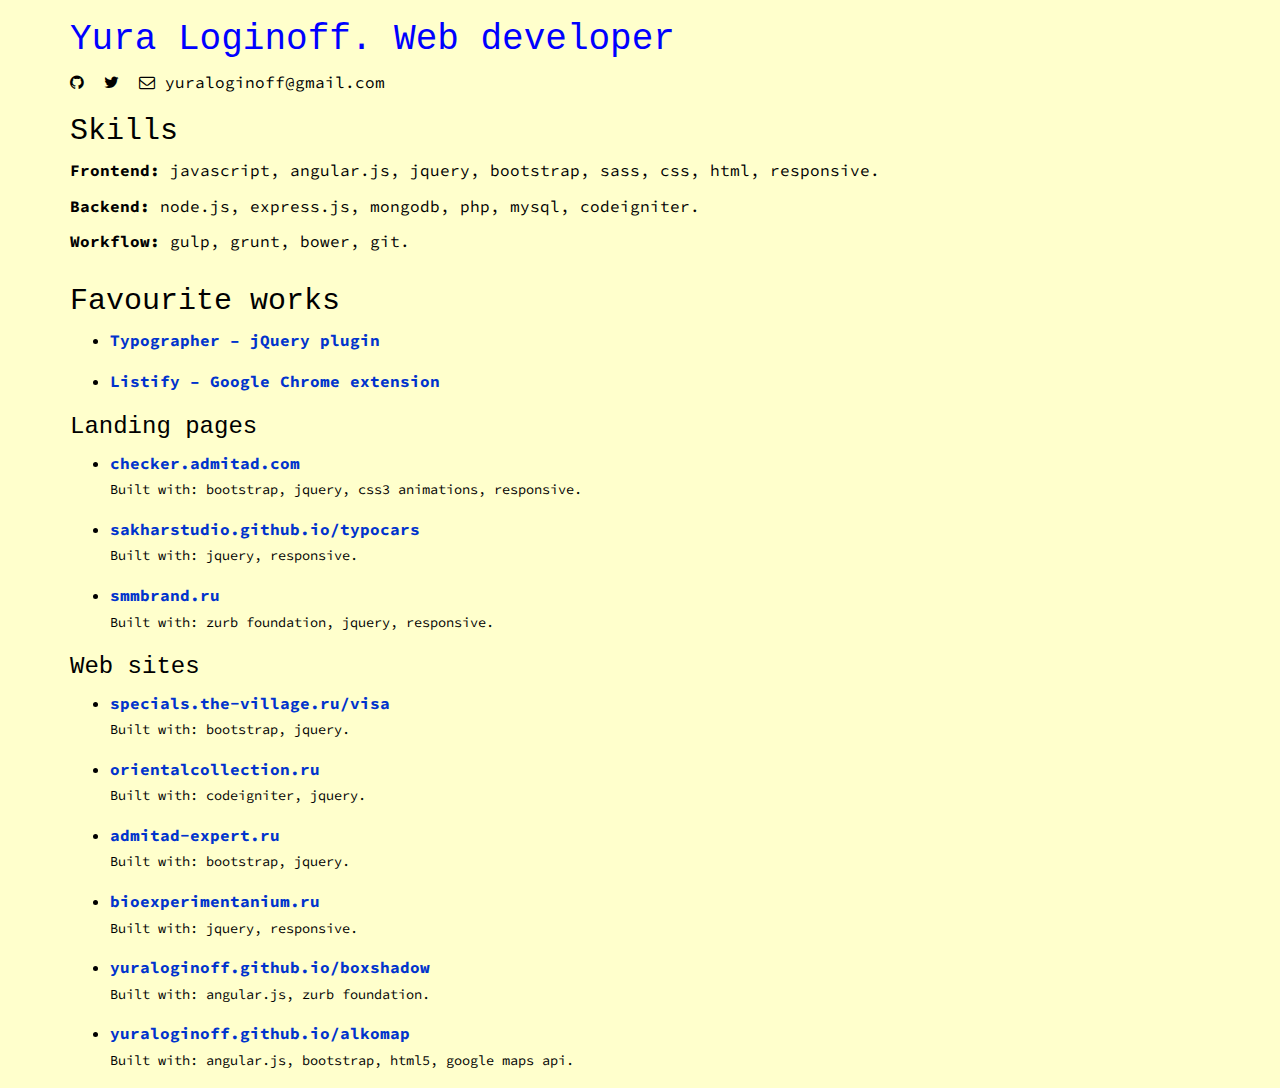
<file: index.html>
<!doctype html>
<html class="no-js" lang="">
<head>
  <meta charset="utf-8">
  <meta http-equiv="x-ua-compatible" content="ie=edge">
  <title>Yura Loginoff. Web developer</title>
  <meta name="description" content="">
  <meta name="viewport" content="width=device-width, initial-scale=1">
  <link rel="stylesheet" href="public/styles/styles.css">
</head>
<body>

	<div class="container">
		<div class="row">
			<div class="col-xs-12">
				<h1>Yura Loginoff. Web developer</h1>
				<ul class="contacts inline-list unstuled-list">
					<li><a href="https://github.com/yuraloginoff"><i class="fa fa-github"></i></a>
					<li><a href="https://twitter.com/yuraloginoff"><i class="fa fa-twitter"></i></a>
					<li><i class="fa fa-envelope-o"></i> <a href="mailto:yuraloginoff@gmail.com">yuraloginoff@gmail.com</a>
				</ul>

				<h2>Skills</h2>
				<p><strong>Frontend:</strong> javascript, angular.js, jquery, bootstrap, sass, css, html, responsive.</p>
				<p><strong>Backend:</strong> node.js, express.js, mongodb, php, mysql, codeigniter.</p>
				<p><strong>Workflow:</strong> gulp, grunt, bower, git.</p>
			</div>
		</div>

		<div class="row">
			<div class="col-xs-12">
				<h2>Favourite works</h2>
				
				
				<ul class="works">
					<li><a href="https://github.com/yuraloginoff/typographer">Typographer – jQuery plugin</a>
					<li><a href="https://chrome.google.com/webstore/detail/listify/mlhjeoigdikenhhnaclhkmeajillnifo"
					       >Listify – Google Chrome extension</a>
				</ul>

				<h3>Landing pages</h3>
				<ul class="works">
					<li><a href="http://checker.admitad.com/">checker.admitad.com</a><br>
						<small>Built with: bootstrap, jquery, css3 animations, responsive.</small>

					<li><a href="http://sakharstudio.github.io/typocars/">sakharstudio.github.io/typocars</a><br>
						<small>Built with: jquery, responsive.</small>

					<li><a href="http://smmbrand.ru">smmbrand.ru</a><br>
						<small>Built with: zurb foundation, jquery, responsive.</small>
				</ul>

				<h3>Web sites</h3>

				<ul class="works">
					<li><a href="http://specials.the-village.ru/visa">specials.the-village.ru/visa</a><br>
					<small>Built with: bootstrap, jquery.</small>

					<li><a href="http://orientalcollection.ru/">orientalcollection.ru</a><br>
					<small>Built with: codeigniter, jquery.</small>

					<li><a href="http://admitad-expert.ru/">admitad-expert.ru</a><br>
						<small>Built with: bootstrap, jquery.</small>

					<li><a href="http://bioexperimentanium.ru/">bioexperimentanium.ru</a><br>
						<small>Built with: jquery, responsive.</small>

					<li><a href="http://yuraloginoff.github.io/boxshadow/">yuraloginoff.github.io/boxshadow</a><br>
						<small>Built with: angular.js, zurb foundation.</small>

					<li><a href="http://yuraloginoff.github.io/alkomap/">yuraloginoff.github.io/alkomap</a><br>
						<small>Built with: angular.js, bootstrap, html5, google maps api.</small>
				</ul>

				
			</div>
		</div>
	</div>



  <!-- Yandex.Metrika counter --><script type="text/javascript">(function (d, w, c) { (w[c] = w[c] || []).push(function() { try { w.yaCounter30934096 = new Ya.Metrika({id:30934096, accurateTrackBounce:true}); } catch(e) { } }); var n = d.getElementsByTagName("script")[0], s = d.createElement("script"), f = function () { n.parentNode.insertBefore(s, n); }; s.type = "text/javascript"; s.async = true; s.src = (d.location.protocol == "https:" ? "https:" : "http:") + "//mc.yandex.ru/metrika/watch.js"; if (w.opera == "[object Opera]") { d.addEventListener("DOMContentLoaded", f, false); } else { f(); } })(document, window, "yandex_metrika_callbacks");</script><noscript><div><img src="//mc.yandex.ru/watch/30934096" style="position:absolute; left:-9999px;" alt="" /></div></noscript><!-- /Yandex.Metrika counter -->
</body>
</html>
</file>
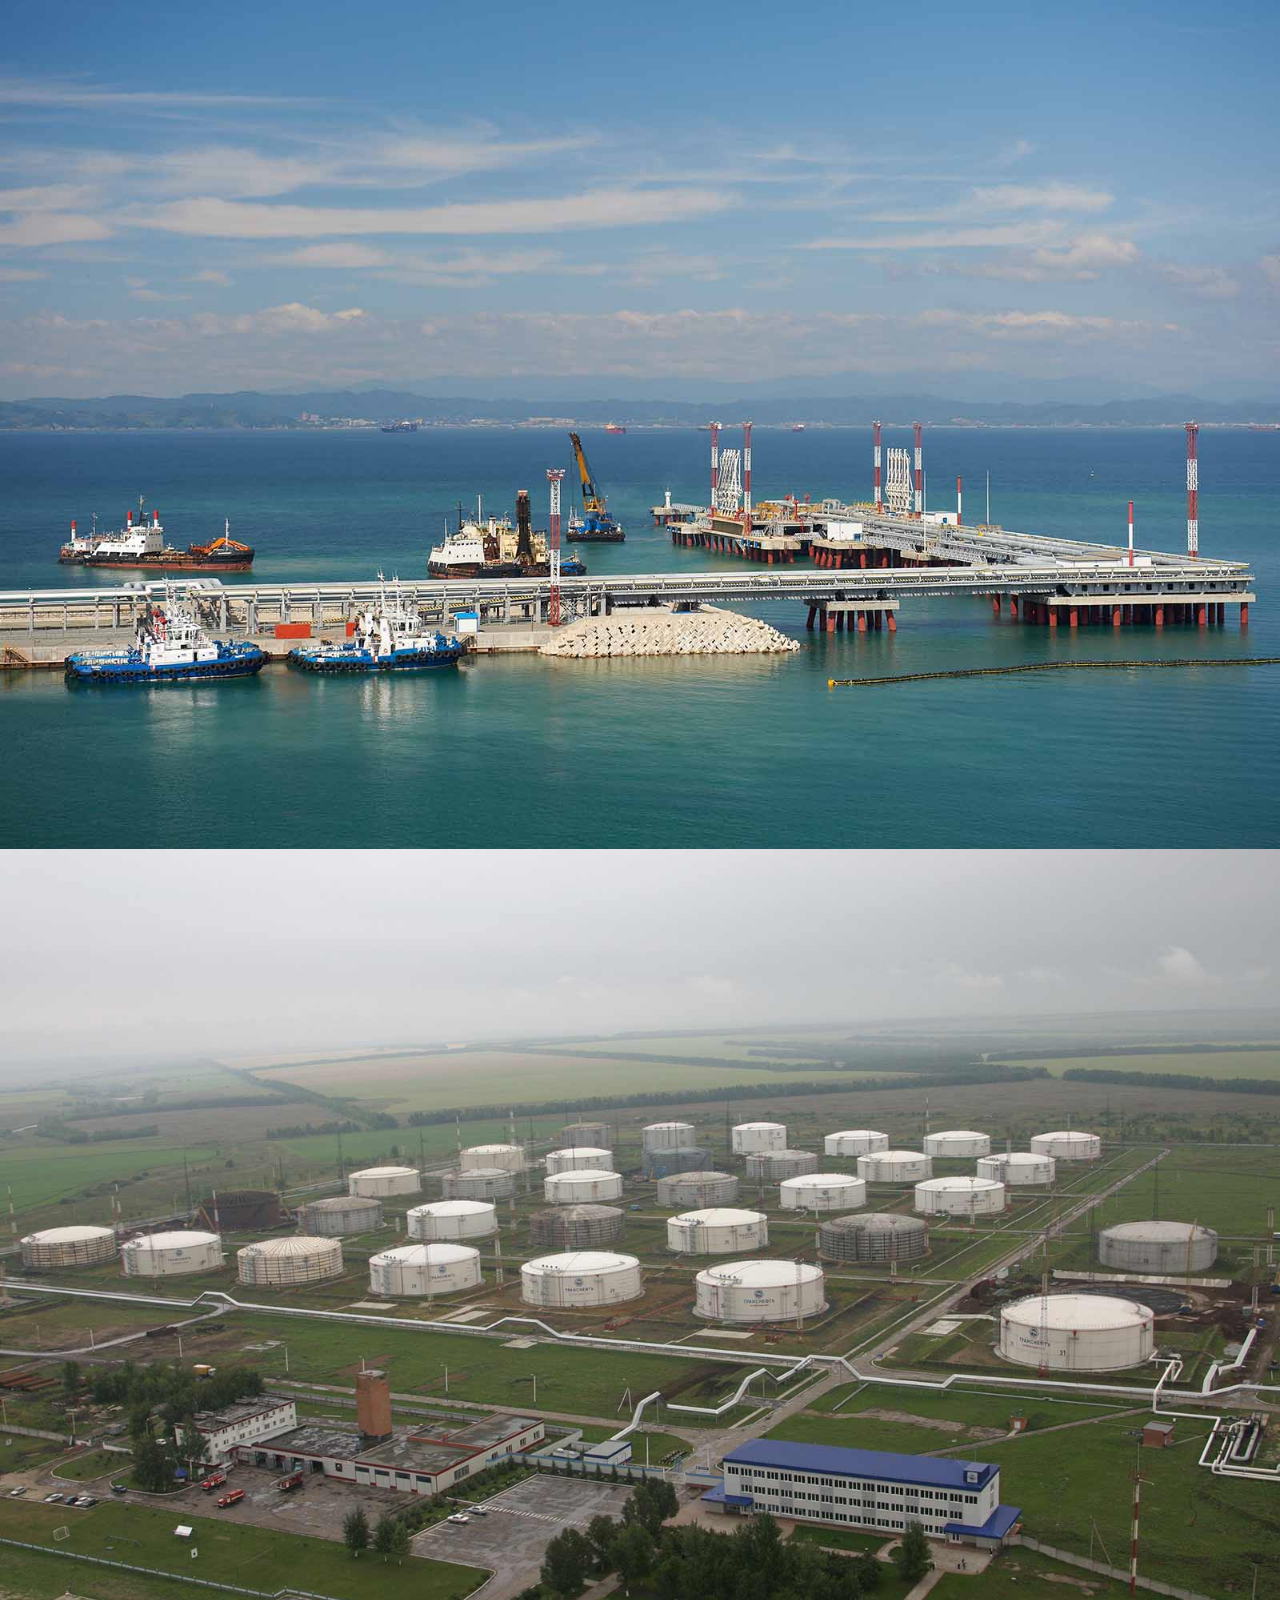
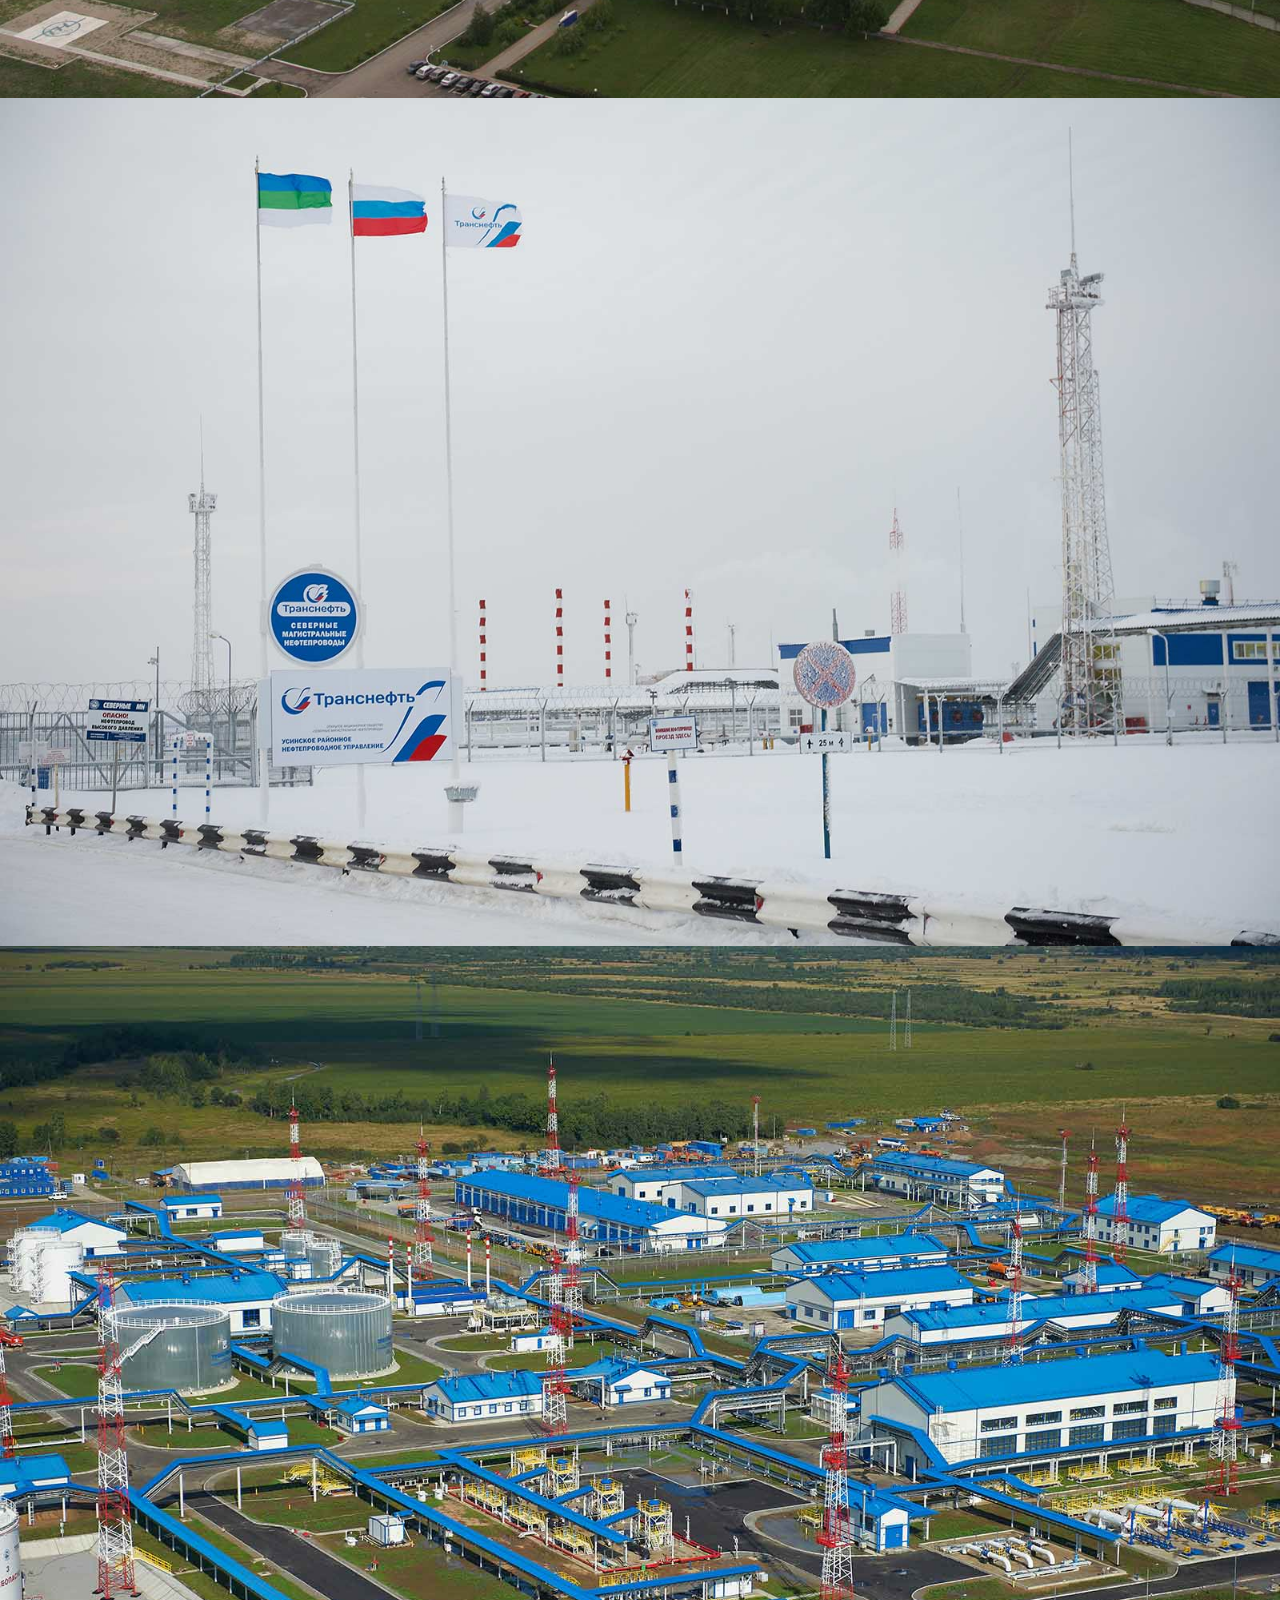
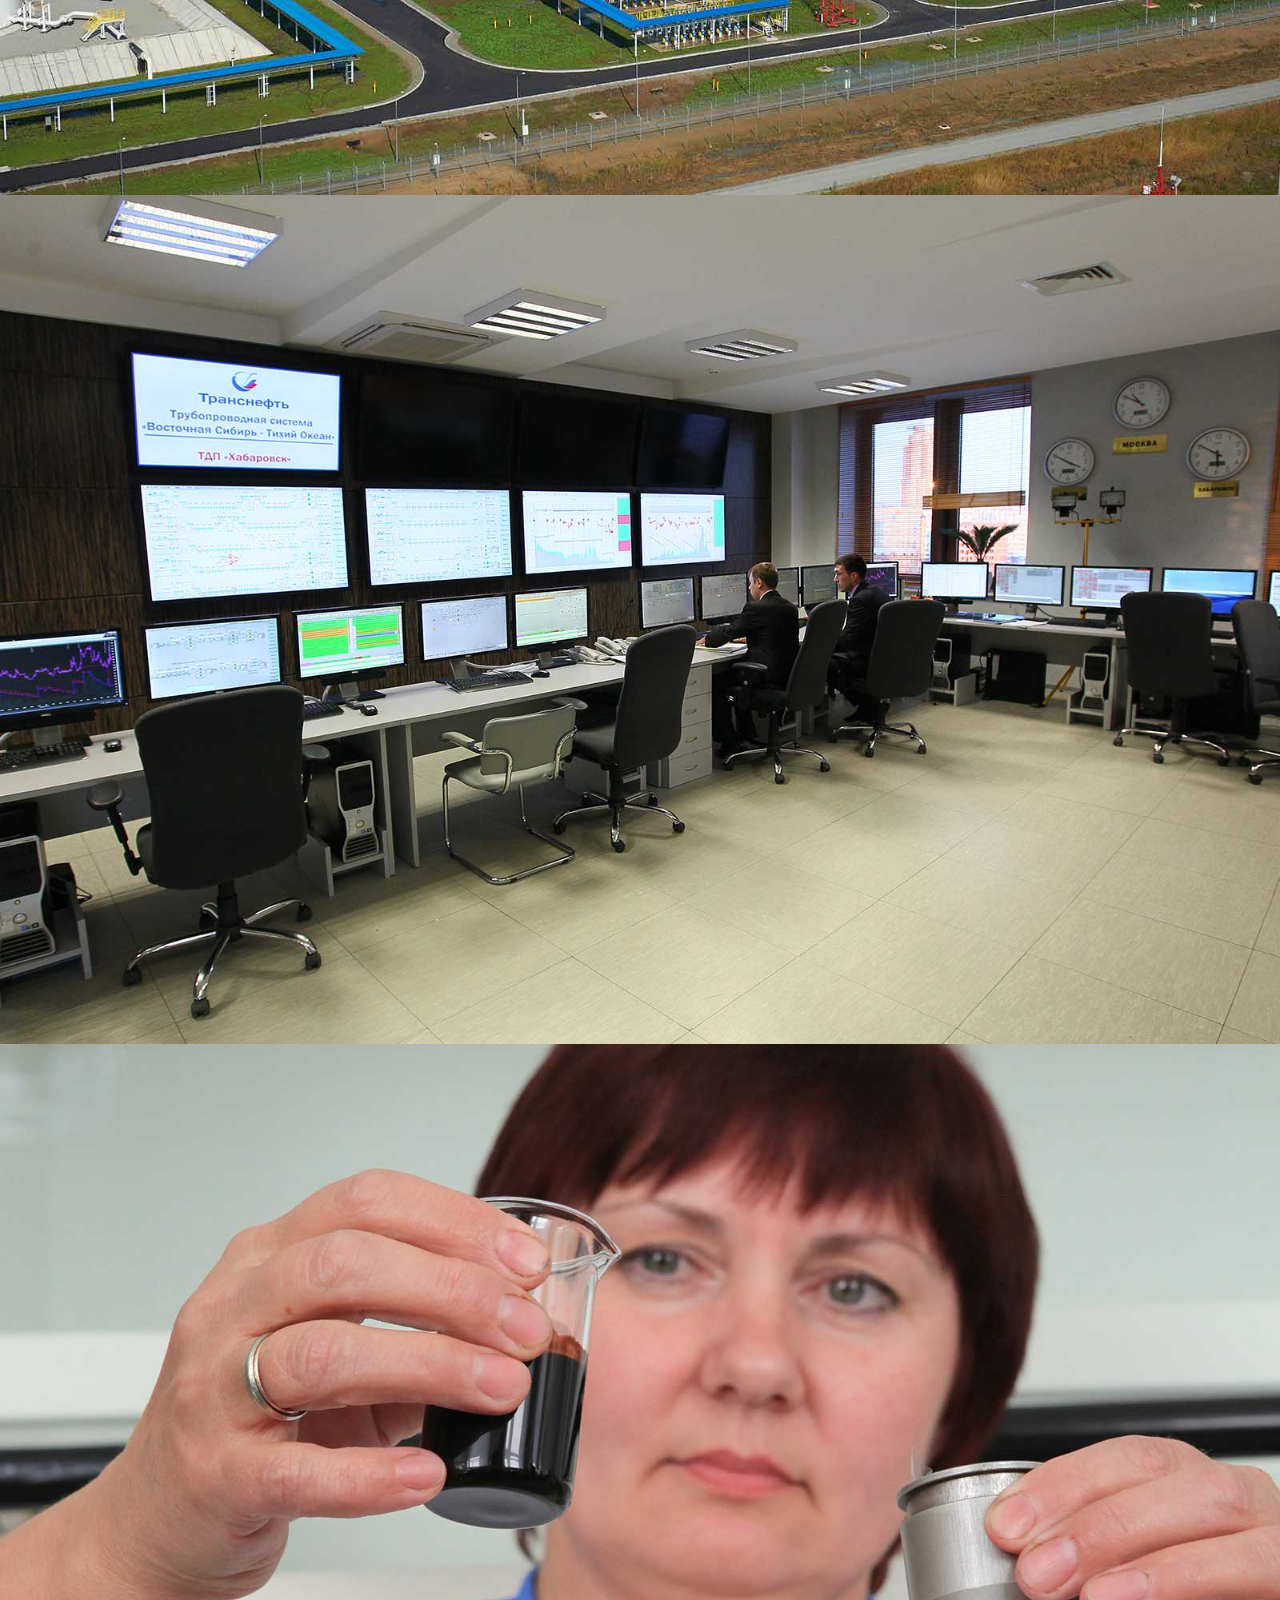
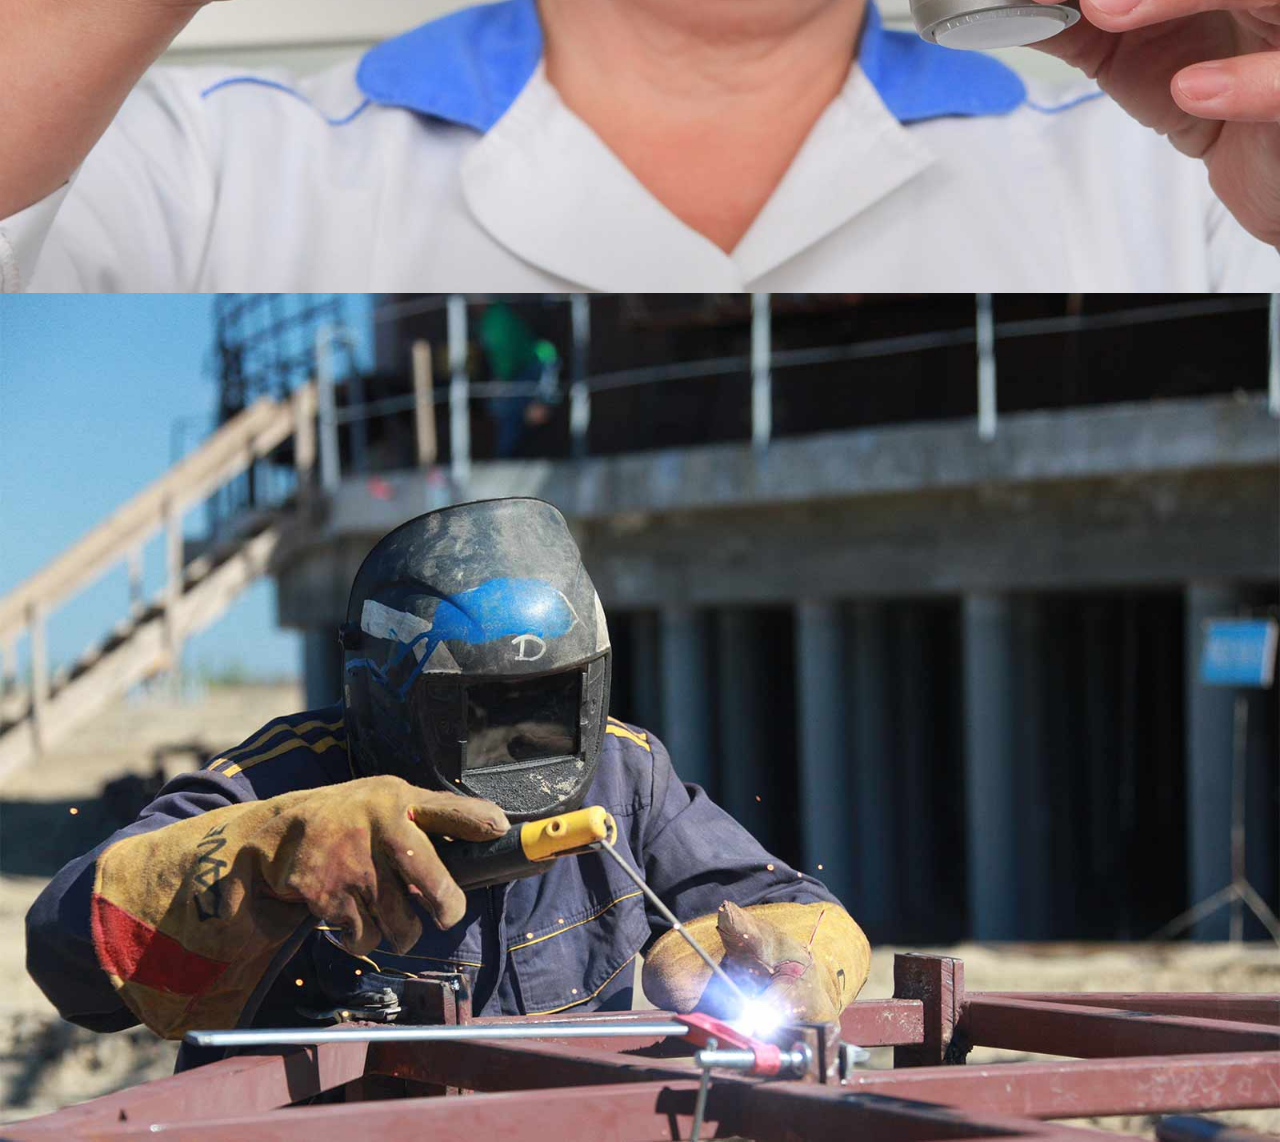
<file: bigphoto/index.html>
<!doctype html>
<html lang="en">
<head>
	<meta charset="UTF-8">
	<title>jQuery bigPhoto demo page</title>
	<link rel="stylesheet" href="css/jquery.bigphoto.css">
</head>
<body>
	<div class="bigphoto-wrap">
		<img src="img/01.jpg" alt="Image" class="bigphoto-img">
		<img src="img/02.jpg" alt="Image" class="bigphoto-img">
		<img src="img/03.jpg" alt="Image" class="bigphoto-img">
		<img src="img/04.jpg" alt="Image" class="bigphoto-img">
		<img src="img/05.jpg" alt="Image" class="bigphoto-img">
		<img src="img/06.jpg" alt="Image" class="bigphoto-img">
		<img src="img/07.jpg" alt="Image" class="bigphoto-img">
	</div>

	<script src="http://ajax.googleapis.com/ajax/libs/jquery/1.10.2/jquery.min.js"></script>
	<script src="js/jquery.bigphoto.js"></script>
	<script>
		$("img.bigphoto-img").bigPhoto();
	</script>	
</body>
</html>
</file>
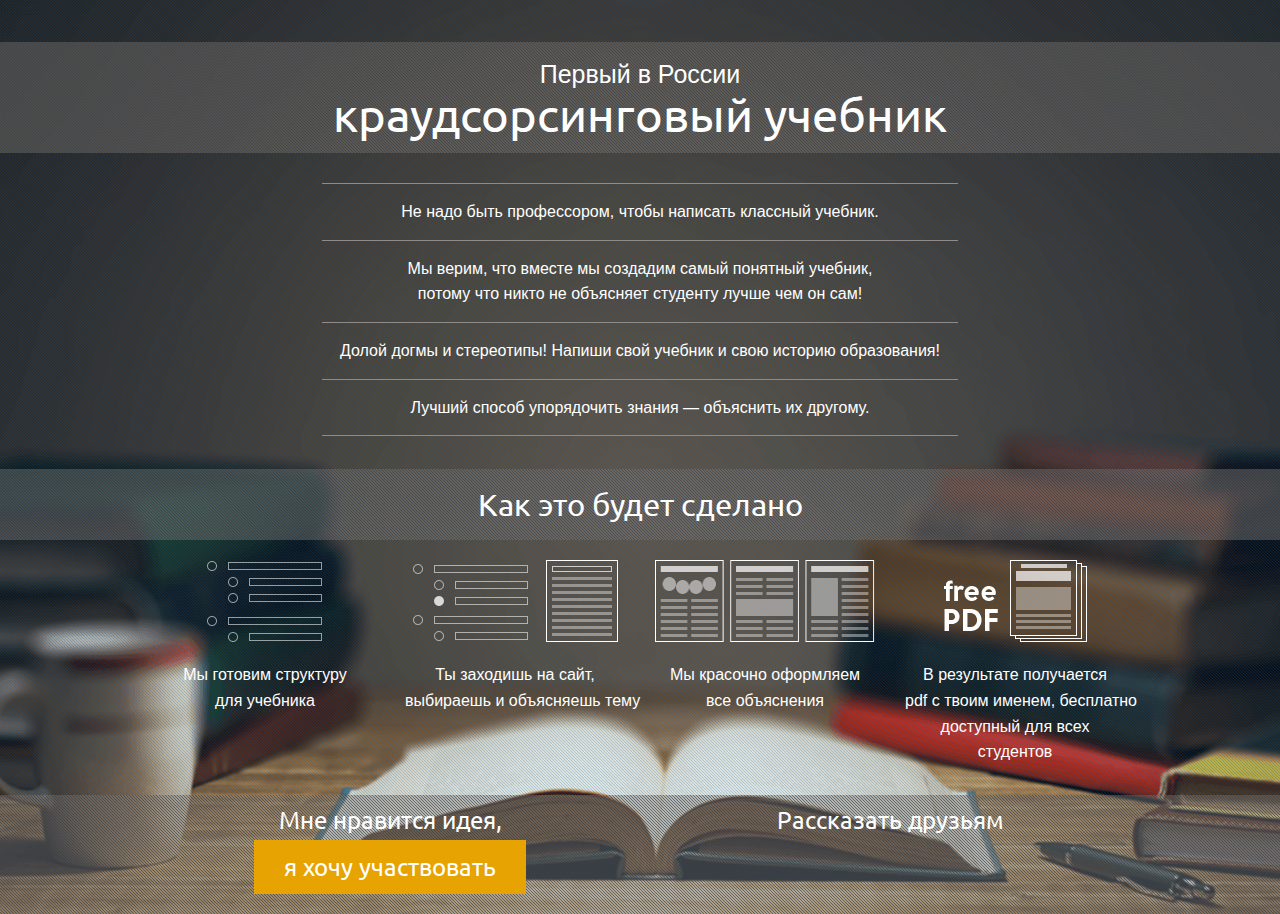
<file: faq/index.html>
<!DOCTYPE html>
<html class="no-js">
    <head>
        <meta charset="utf-8">
        <meta http-equiv="X-UA-Compatible" content="IE=edge">
        <title>Первый в России краудсорсинговый учебник</title>
        <meta name="description" content="Первый в России краудсорсинговый учебник">
        <meta name="viewport" content="width=device-width, initial-scale=1">
        <link rel="stylesheet" href="css/foundation.css">
        <!-- <link rel="stylesheet" href="css/normalize.css"> -->
        <link rel="stylesheet" href="css/main.css">
        <link href='http://fonts.googleapis.com/css?family=Ubuntu:700&subset=cyrillic' rel='stylesheet' type='text/css'>
        <script src="js/vendor/modernizr-2.7.1.min.js"></script>
    </head>
    <body>
        <div class="wrap">
            <header class="plate">
                <div class="subtitle">Первый в России</div>
                <div class="title"><h1 class="ubuntu">краудсорсинговый учебник</h1></div>
            </header>

            <div class="row">
                <div class="columns small-12 medium-10 large-8 medium-offset-1 large-offset-2">
                    <ul class="features">
                        <li>Не надо быть профессором, чтобы написать классный учебник.</li>
                        <li>Мы верим, что вместе мы создадим самый понятный учебник,<br>
                            потому что никто не объясняет студенту лучше чем он сам!</li>
                        <li>Долой догмы и стереотипы! Напиши свой учебник и свою историю образования!</li>
                        <li>Лучший способ упорядочить знания — объяснить их другому.</li>
                    </ul>
                </div>
            </div>

            <div class="plate how">
                <h2 class="ubuntu">Как это будет сделано</h2>
            </div>

            <div class="row">
                <div class="column small-12 medium-6 large-3 step">
                    <img src="img/step1.png" width="116" height="82" alt="">
                    <p>Мы готовим структуру<br>для учебника</p>
                </div>
                <div class="column small-12 medium-6 large-3 step">
                    <img src="img/step2.png" width="206" height="82" alt="">
                    <p>Ты заходишь на сайт,<br>выбираешь&nbsp;и&nbsp;объясняешь&nbsp;тему</p>
                </div>
                <div class="column small-12 medium-6 large-3 step">
                    <img src="img/step3.png" width="231" height="82" alt="">
                    <p>Мы красочно оформляем<br>все объяснения</p>
                </div>
                <div class="column small-12 medium-6 large-3 step">
                    <img src="img/step4.png" width="143" height="82" alt="">
                    <p>В результате получается<br>pdf&nbsp;с&nbsp;твоим&nbsp;именем,&nbsp;бесплатно доступный для всех студентов</p>
                </div>
            </div>

            <footer class="plate">
                <div class="row">
                    <div class="column small-12 medium-6">
                        <h3 class="ubuntu">Мне нравится идея,</h3>
                        <a href="#" class="ubuntu action" id="agree">я хочу участвовать</a>
                    </div>
                    <div class="column small-12 medium-6 hide-for-small-only">
                        <h3 class="ubuntu">Рассказать друзьям</h3>
                        <script type="text/javascript" src="//yandex.st/share/share.js" charset="utf-8"></script>
                        <div class="yashare-auto-init" data-yashareL10n="ru" data-yashareType="none" data-yashareQuickServices="vkontakte,facebook,twitter"></div> 
                    </div>
                </div>
            </footer>
        </div>

        <div class="contact-form">
            <div class="cf-shadow"></div>
            <div class="cf-wrap">
                <form method="post" action="http://cp.unisender.com/ru/subscribe?hash=5f8whtc5yd9hm9fw56jad6z4jzwpeqzsgfrt91jy" onsubmit="return us_.onSubmit(this);" us_mode="embed">
                    <input type="text" name="email" value="" _required="0" _validator="email" _label="E-mail" class="us_input" placeholder="Email" />
                    <input type="submit" value="Подписаться" class="us_submit ubuntu" />
                    <input type="hidden" name="charset" value=""/>
                    <input type="hidden" name="default_list_id" value="3420499"/>
                    <input type="hidden" name="overwrite" value="2" />
                </form>
            </div>
        </div>

        <script src="//ajax.googleapis.com/ajax/libs/jquery/1.11.0/jquery.min.js"></script>
        <script>window.jQuery || document.write('<script src="js/vendor/jquery-1.11.0.min.js"><\/script>')</script>
        <script src="js/vendor/foundation.min.js"></script>
        <script src="js/plugins.js"></script>
        <script src="js/main.js"></script>
    </body>
</html>
</file>
<file: public/styles/styles.css>
@charset "UTF-8";
/**
 * Description: Sass starting kit with a SMACSS approach.
 * Version: 0.2.0
 * Last update: 2015/05/14
 * Author: Loginov Yura <yuraloginoff@gmail.com>
 *
 * Framework versions:
 * font-awesome-4.3.0
 * bootstrap-sass-3.3.4
 */
/* Compass */
/* Bootstrap */
/*! normalize.css v3.0.2 | MIT License | git.io/normalize */
@import url(http://fonts.googleapis.com/css?family=Source+Code+Pro:300,400,700);
html {
  font-family: sans-serif;
  -ms-text-size-adjust: 100%;
  -webkit-text-size-adjust: 100%;
}

body {
  margin: 0;
}

article,
aside,
details,
figcaption,
figure,
footer,
header,
hgroup,
main,
menu,
nav,
section,
summary {
  display: block;
}

audio,
canvas,
progress,
video {
  display: inline-block;
  vertical-align: baseline;
}

audio:not([controls]) {
  display: none;
  height: 0;
}

[hidden],
template {
  display: none;
}

a {
  background-color: transparent;
}

a:active,
a:hover {
  outline: 0;
}

abbr[title] {
  border-bottom: 1px dotted;
}

b,
strong {
  font-weight: bold;
}

dfn {
  font-style: italic;
}

h1 {
  font-size: 2em;
  margin: 0.67em 0;
}

mark {
  background: #ff0;
  color: #000;
}

small {
  font-size: 80%;
}

sub,
sup {
  font-size: 75%;
  line-height: 0;
  position: relative;
  vertical-align: baseline;
}

sup {
  top: -0.5em;
}

sub {
  bottom: -0.25em;
}

img {
  border: 0;
}

svg:not(:root) {
  overflow: hidden;
}

figure {
  margin: 1em 40px;
}

hr {
  -moz-box-sizing: content-box;
  box-sizing: content-box;
  height: 0;
}

pre {
  overflow: auto;
}

code,
kbd,
pre,
samp {
  font-family: monospace, monospace;
  font-size: 1em;
}

button,
input,
optgroup,
select,
textarea {
  color: inherit;
  font: inherit;
  margin: 0;
}

button {
  overflow: visible;
}

button,
select {
  text-transform: none;
}

button,
html input[type="button"],
input[type="reset"],
input[type="submit"] {
  -webkit-appearance: button;
  cursor: pointer;
}

button[disabled],
html input[disabled] {
  cursor: default;
}

button::-moz-focus-inner,
input::-moz-focus-inner {
  border: 0;
  padding: 0;
}

input {
  line-height: normal;
}

input[type="checkbox"],
input[type="radio"] {
  box-sizing: border-box;
  padding: 0;
}

input[type="number"]::-webkit-inner-spin-button,
input[type="number"]::-webkit-outer-spin-button {
  height: auto;
}

input[type="search"] {
  -webkit-appearance: textfield;
  -moz-box-sizing: content-box;
  -webkit-box-sizing: content-box;
  box-sizing: content-box;
}

input[type="search"]::-webkit-search-cancel-button,
input[type="search"]::-webkit-search-decoration {
  -webkit-appearance: none;
}

fieldset {
  border: 1px solid #c0c0c0;
  margin: 0 2px;
  padding: 0.35em 0.625em 0.75em;
}

legend {
  border: 0;
  padding: 0;
}

textarea {
  overflow: auto;
}

optgroup {
  font-weight: bold;
}

table {
  border-collapse: collapse;
  border-spacing: 0;
}

td,
th {
  padding: 0;
}

/*! Source: https://github.com/h5bp/html5-boilerplate/blob/master/src/css/main.css */
@media print {
  *,
  *:before,
  *:after {
    background: transparent !important;
    color: #000 !important;
    box-shadow: none !important;
    text-shadow: none !important;
  }

  a,
  a:visited {
    text-decoration: underline;
  }

  a[href]:after {
    content: " (" attr(href) ")";
  }

  abbr[title]:after {
    content: " (" attr(title) ")";
  }

  a[href^="#"]:after,
  a[href^="javascript:"]:after {
    content: "";
  }

  pre,
  blockquote {
    border: 1px solid #999;
    page-break-inside: avoid;
  }

  thead {
    display: table-header-group;
  }

  tr,
  img {
    page-break-inside: avoid;
  }

  img {
    max-width: 100% !important;
  }

  p,
  h2,
  h3 {
    orphans: 3;
    widows: 3;
  }

  h2,
  h3 {
    page-break-after: avoid;
  }

  select {
    background: #fff !important;
  }

  .navbar {
    display: none;
  }

  .btn > .caret,
  .dropup > .btn > .caret {
    border-top-color: #000 !important;
  }

  .label {
    border: 1px solid #000;
  }

  .table {
    border-collapse: collapse !important;
  }
  .table td,
  .table th {
    background-color: #fff !important;
  }

  .table-bordered th,
  .table-bordered td {
    border: 1px solid #ddd !important;
  }
}
@font-face {
  font-family: 'Glyphicons Halflings';
  src: url("../fonts/bootstrap/glyphicons-halflings-regular.eot");
  src: url("../fonts/bootstrap/glyphicons-halflings-regular.eot?#iefix") format("embedded-opentype"), url("../fonts/bootstrap/glyphicons-halflings-regular.woff2") format("woff2"), url("../fonts/bootstrap/glyphicons-halflings-regular.woff") format("woff"), url("../fonts/bootstrap/glyphicons-halflings-regular.ttf") format("truetype"), url("../fonts/bootstrap/glyphicons-halflings-regular.svg#glyphicons_halflingsregular") format("svg");
}
.glyphicon {
  position: relative;
  top: 1px;
  display: inline-block;
  font-family: 'Glyphicons Halflings';
  font-style: normal;
  font-weight: normal;
  line-height: 1;
  -webkit-font-smoothing: antialiased;
  -moz-osx-font-smoothing: grayscale;
}

.glyphicon-asterisk:before {
  content: "\2a";
}

.glyphicon-plus:before {
  content: "\2b";
}

.glyphicon-euro:before,
.glyphicon-eur:before {
  content: "\20ac";
}

.glyphicon-minus:before {
  content: "\2212";
}

.glyphicon-cloud:before {
  content: "\2601";
}

.glyphicon-envelope:before {
  content: "\2709";
}

.glyphicon-pencil:before {
  content: "\270f";
}

.glyphicon-glass:before {
  content: "\e001";
}

.glyphicon-music:before {
  content: "\e002";
}

.glyphicon-search:before {
  content: "\e003";
}

.glyphicon-heart:before {
  content: "\e005";
}

.glyphicon-star:before {
  content: "\e006";
}

.glyphicon-star-empty:before {
  content: "\e007";
}

.glyphicon-user:before {
  content: "\e008";
}

.glyphicon-film:before {
  content: "\e009";
}

.glyphicon-th-large:before {
  content: "\e010";
}

.glyphicon-th:before {
  content: "\e011";
}

.glyphicon-th-list:before {
  content: "\e012";
}

.glyphicon-ok:before {
  content: "\e013";
}

.glyphicon-remove:before {
  content: "\e014";
}

.glyphicon-zoom-in:before {
  content: "\e015";
}

.glyphicon-zoom-out:before {
  content: "\e016";
}

.glyphicon-off:before {
  content: "\e017";
}

.glyphicon-signal:before {
  content: "\e018";
}

.glyphicon-cog:before {
  content: "\e019";
}

.glyphicon-trash:before {
  content: "\e020";
}

.glyphicon-home:before {
  content: "\e021";
}

.glyphicon-file:before {
  content: "\e022";
}

.glyphicon-time:before {
  content: "\e023";
}

.glyphicon-road:before {
  content: "\e024";
}

.glyphicon-download-alt:before {
  content: "\e025";
}

.glyphicon-download:before {
  content: "\e026";
}

.glyphicon-upload:before {
  content: "\e027";
}

.glyphicon-inbox:before {
  content: "\e028";
}

.glyphicon-play-circle:before {
  content: "\e029";
}

.glyphicon-repeat:before {
  content: "\e030";
}

.glyphicon-refresh:before {
  content: "\e031";
}

.glyphicon-list-alt:before {
  content: "\e032";
}

.glyphicon-lock:before {
  content: "\e033";
}

.glyphicon-flag:before {
  content: "\e034";
}

.glyphicon-headphones:before {
  content: "\e035";
}

.glyphicon-volume-off:before {
  content: "\e036";
}

.glyphicon-volume-down:before {
  content: "\e037";
}

.glyphicon-volume-up:before {
  content: "\e038";
}

.glyphicon-qrcode:before {
  content: "\e039";
}

.glyphicon-barcode:before {
  content: "\e040";
}

.glyphicon-tag:before {
  content: "\e041";
}

.glyphicon-tags:before {
  content: "\e042";
}

.glyphicon-book:before {
  content: "\e043";
}

.glyphicon-bookmark:before {
  content: "\e044";
}

.glyphicon-print:before {
  content: "\e045";
}

.glyphicon-camera:before {
  content: "\e046";
}

.glyphicon-font:before {
  content: "\e047";
}

.glyphicon-bold:before {
  content: "\e048";
}

.glyphicon-italic:before {
  content: "\e049";
}

.glyphicon-text-height:before {
  content: "\e050";
}

.glyphicon-text-width:before {
  content: "\e051";
}

.glyphicon-align-left:before {
  content: "\e052";
}

.glyphicon-align-center:before {
  content: "\e053";
}

.glyphicon-align-right:before {
  content: "\e054";
}

.glyphicon-align-justify:before {
  content: "\e055";
}

.glyphicon-list:before {
  content: "\e056";
}

.glyphicon-indent-left:before {
  content: "\e057";
}

.glyphicon-indent-right:before {
  content: "\e058";
}

.glyphicon-facetime-video:before {
  content: "\e059";
}

.glyphicon-picture:before {
  content: "\e060";
}

.glyphicon-map-marker:before {
  content: "\e062";
}

.glyphicon-adjust:before {
  content: "\e063";
}

.glyphicon-tint:before {
  content: "\e064";
}

.glyphicon-edit:before {
  content: "\e065";
}

.glyphicon-share:before {
  content: "\e066";
}

.glyphicon-check:before {
  content: "\e067";
}

.glyphicon-move:before {
  content: "\e068";
}

.glyphicon-step-backward:before {
  content: "\e069";
}

.glyphicon-fast-backward:before {
  content: "\e070";
}

.glyphicon-backward:before {
  content: "\e071";
}

.glyphicon-play:before {
  content: "\e072";
}

.glyphicon-pause:before {
  content: "\e073";
}

.glyphicon-stop:before {
  content: "\e074";
}

.glyphicon-forward:before {
  content: "\e075";
}

.glyphicon-fast-forward:before {
  content: "\e076";
}

.glyphicon-step-forward:before {
  content: "\e077";
}

.glyphicon-eject:before {
  content: "\e078";
}

.glyphicon-chevron-left:before {
  content: "\e079";
}

.glyphicon-chevron-right:before {
  content: "\e080";
}

.glyphicon-plus-sign:before {
  content: "\e081";
}

.glyphicon-minus-sign:before {
  content: "\e082";
}

.glyphicon-remove-sign:before {
  content: "\e083";
}

.glyphicon-ok-sign:before {
  content: "\e084";
}

.glyphicon-question-sign:before {
  content: "\e085";
}

.glyphicon-info-sign:before {
  content: "\e086";
}

.glyphicon-screenshot:before {
  content: "\e087";
}

.glyphicon-remove-circle:before {
  content: "\e088";
}

.glyphicon-ok-circle:before {
  content: "\e089";
}

.glyphicon-ban-circle:before {
  content: "\e090";
}

.glyphicon-arrow-left:before {
  content: "\e091";
}

.glyphicon-arrow-right:before {
  content: "\e092";
}

.glyphicon-arrow-up:before {
  content: "\e093";
}

.glyphicon-arrow-down:before {
  content: "\e094";
}

.glyphicon-share-alt:before {
  content: "\e095";
}

.glyphicon-resize-full:before {
  content: "\e096";
}

.glyphicon-resize-small:before {
  content: "\e097";
}

.glyphicon-exclamation-sign:before {
  content: "\e101";
}

.glyphicon-gift:before {
  content: "\e102";
}

.glyphicon-leaf:before {
  content: "\e103";
}

.glyphicon-fire:before {
  content: "\e104";
}

.glyphicon-eye-open:before {
  content: "\e105";
}

.glyphicon-eye-close:before {
  content: "\e106";
}

.glyphicon-warning-sign:before {
  content: "\e107";
}

.glyphicon-plane:before {
  content: "\e108";
}

.glyphicon-calendar:before {
  content: "\e109";
}

.glyphicon-random:before {
  content: "\e110";
}

.glyphicon-comment:before {
  content: "\e111";
}

.glyphicon-magnet:before {
  content: "\e112";
}

.glyphicon-chevron-up:before {
  content: "\e113";
}

.glyphicon-chevron-down:before {
  content: "\e114";
}

.glyphicon-retweet:before {
  content: "\e115";
}

.glyphicon-shopping-cart:before {
  content: "\e116";
}

.glyphicon-folder-close:before {
  content: "\e117";
}

.glyphicon-folder-open:before {
  content: "\e118";
}

.glyphicon-resize-vertical:before {
  content: "\e119";
}

.glyphicon-resize-horizontal:before {
  content: "\e120";
}

.glyphicon-hdd:before {
  content: "\e121";
}

.glyphicon-bullhorn:before {
  content: "\e122";
}

.glyphicon-bell:before {
  content: "\e123";
}

.glyphicon-certificate:before {
  content: "\e124";
}

.glyphicon-thumbs-up:before {
  content: "\e125";
}

.glyphicon-thumbs-down:before {
  content: "\e126";
}

.glyphicon-hand-right:before {
  content: "\e127";
}

.glyphicon-hand-left:before {
  content: "\e128";
}

.glyphicon-hand-up:before {
  content: "\e129";
}

.glyphicon-hand-down:before {
  content: "\e130";
}

.glyphicon-circle-arrow-right:before {
  content: "\e131";
}

.glyphicon-circle-arrow-left:before {
  content: "\e132";
}

.glyphicon-circle-arrow-up:before {
  content: "\e133";
}

.glyphicon-circle-arrow-down:before {
  content: "\e134";
}

.glyphicon-globe:before {
  content: "\e135";
}

.glyphicon-wrench:before {
  content: "\e136";
}

.glyphicon-tasks:before {
  content: "\e137";
}

.glyphicon-filter:before {
  content: "\e138";
}

.glyphicon-briefcase:before {
  content: "\e139";
}

.glyphicon-fullscreen:before {
  content: "\e140";
}

.glyphicon-dashboard:before {
  content: "\e141";
}

.glyphicon-paperclip:before {
  content: "\e142";
}

.glyphicon-heart-empty:before {
  content: "\e143";
}

.glyphicon-link:before {
  content: "\e144";
}

.glyphicon-phone:before {
  content: "\e145";
}

.glyphicon-pushpin:before {
  content: "\e146";
}

.glyphicon-usd:before {
  content: "\e148";
}

.glyphicon-gbp:before {
  content: "\e149";
}

.glyphicon-sort:before {
  content: "\e150";
}

.glyphicon-sort-by-alphabet:before {
  content: "\e151";
}

.glyphicon-sort-by-alphabet-alt:before {
  content: "\e152";
}

.glyphicon-sort-by-order:before {
  content: "\e153";
}

.glyphicon-sort-by-order-alt:before {
  content: "\e154";
}

.glyphicon-sort-by-attributes:before {
  content: "\e155";
}

.glyphicon-sort-by-attributes-alt:before {
  content: "\e156";
}

.glyphicon-unchecked:before {
  content: "\e157";
}

.glyphicon-expand:before {
  content: "\e158";
}

.glyphicon-collapse-down:before {
  content: "\e159";
}

.glyphicon-collapse-up:before {
  content: "\e160";
}

.glyphicon-log-in:before {
  content: "\e161";
}

.glyphicon-flash:before {
  content: "\e162";
}

.glyphicon-log-out:before {
  content: "\e163";
}

.glyphicon-new-window:before {
  content: "\e164";
}

.glyphicon-record:before {
  content: "\e165";
}

.glyphicon-save:before {
  content: "\e166";
}

.glyphicon-open:before {
  content: "\e167";
}

.glyphicon-saved:before {
  content: "\e168";
}

.glyphicon-import:before {
  content: "\e169";
}

.glyphicon-export:before {
  content: "\e170";
}

.glyphicon-send:before {
  content: "\e171";
}

.glyphicon-floppy-disk:before {
  content: "\e172";
}

.glyphicon-floppy-saved:before {
  content: "\e173";
}

.glyphicon-floppy-remove:before {
  content: "\e174";
}

.glyphicon-floppy-save:before {
  content: "\e175";
}

.glyphicon-floppy-open:before {
  content: "\e176";
}

.glyphicon-credit-card:before {
  content: "\e177";
}

.glyphicon-transfer:before {
  content: "\e178";
}

.glyphicon-cutlery:before {
  content: "\e179";
}

.glyphicon-header:before {
  content: "\e180";
}

.glyphicon-compressed:before {
  content: "\e181";
}

.glyphicon-earphone:before {
  content: "\e182";
}

.glyphicon-phone-alt:before {
  content: "\e183";
}

.glyphicon-tower:before {
  content: "\e184";
}

.glyphicon-stats:before {
  content: "\e185";
}

.glyphicon-sd-video:before {
  content: "\e186";
}

.glyphicon-hd-video:before {
  content: "\e187";
}

.glyphicon-subtitles:before {
  content: "\e188";
}

.glyphicon-sound-stereo:before {
  content: "\e189";
}

.glyphicon-sound-dolby:before {
  content: "\e190";
}

.glyphicon-sound-5-1:before {
  content: "\e191";
}

.glyphicon-sound-6-1:before {
  content: "\e192";
}

.glyphicon-sound-7-1:before {
  content: "\e193";
}

.glyphicon-copyright-mark:before {
  content: "\e194";
}

.glyphicon-registration-mark:before {
  content: "\e195";
}

.glyphicon-cloud-download:before {
  content: "\e197";
}

.glyphicon-cloud-upload:before {
  content: "\e198";
}

.glyphicon-tree-conifer:before {
  content: "\e199";
}

.glyphicon-tree-deciduous:before {
  content: "\e200";
}

.glyphicon-cd:before {
  content: "\e201";
}

.glyphicon-save-file:before {
  content: "\e202";
}

.glyphicon-open-file:before {
  content: "\e203";
}

.glyphicon-level-up:before {
  content: "\e204";
}

.glyphicon-copy:before {
  content: "\e205";
}

.glyphicon-paste:before {
  content: "\e206";
}

.glyphicon-alert:before {
  content: "\e209";
}

.glyphicon-equalizer:before {
  content: "\e210";
}

.glyphicon-king:before {
  content: "\e211";
}

.glyphicon-queen:before {
  content: "\e212";
}

.glyphicon-pawn:before {
  content: "\e213";
}

.glyphicon-bishop:before {
  content: "\e214";
}

.glyphicon-knight:before {
  content: "\e215";
}

.glyphicon-baby-formula:before {
  content: "\e216";
}

.glyphicon-tent:before {
  content: "\26fa";
}

.glyphicon-blackboard:before {
  content: "\e218";
}

.glyphicon-bed:before {
  content: "\e219";
}

.glyphicon-apple:before {
  content: "\f8ff";
}

.glyphicon-erase:before {
  content: "\e221";
}

.glyphicon-hourglass:before {
  content: "\231b";
}

.glyphicon-lamp:before {
  content: "\e223";
}

.glyphicon-duplicate:before {
  content: "\e224";
}

.glyphicon-piggy-bank:before {
  content: "\e225";
}

.glyphicon-scissors:before {
  content: "\e226";
}

.glyphicon-bitcoin:before {
  content: "\e227";
}

.glyphicon-btc:before {
  content: "\e227";
}

.glyphicon-xbt:before {
  content: "\e227";
}

.glyphicon-yen:before {
  content: "\00a5";
}

.glyphicon-jpy:before {
  content: "\00a5";
}

.glyphicon-ruble:before {
  content: "\20bd";
}

.glyphicon-rub:before {
  content: "\20bd";
}

.glyphicon-scale:before {
  content: "\e230";
}

.glyphicon-ice-lolly:before {
  content: "\e231";
}

.glyphicon-ice-lolly-tasted:before {
  content: "\e232";
}

.glyphicon-education:before {
  content: "\e233";
}

.glyphicon-option-horizontal:before {
  content: "\e234";
}

.glyphicon-option-vertical:before {
  content: "\e235";
}

.glyphicon-menu-hamburger:before {
  content: "\e236";
}

.glyphicon-modal-window:before {
  content: "\e237";
}

.glyphicon-oil:before {
  content: "\e238";
}

.glyphicon-grain:before {
  content: "\e239";
}

.glyphicon-sunglasses:before {
  content: "\e240";
}

.glyphicon-text-size:before {
  content: "\e241";
}

.glyphicon-text-color:before {
  content: "\e242";
}

.glyphicon-text-background:before {
  content: "\e243";
}

.glyphicon-object-align-top:before {
  content: "\e244";
}

.glyphicon-object-align-bottom:before {
  content: "\e245";
}

.glyphicon-object-align-horizontal:before {
  content: "\e246";
}

.glyphicon-object-align-left:before {
  content: "\e247";
}

.glyphicon-object-align-vertical:before {
  content: "\e248";
}

.glyphicon-object-align-right:before {
  content: "\e249";
}

.glyphicon-triangle-right:before {
  content: "\e250";
}

.glyphicon-triangle-left:before {
  content: "\e251";
}

.glyphicon-triangle-bottom:before {
  content: "\e252";
}

.glyphicon-triangle-top:before {
  content: "\e253";
}

.glyphicon-console:before {
  content: "\e254";
}

.glyphicon-superscript:before {
  content: "\e255";
}

.glyphicon-subscript:before {
  content: "\e256";
}

.glyphicon-menu-left:before {
  content: "\e257";
}

.glyphicon-menu-right:before {
  content: "\e258";
}

.glyphicon-menu-down:before {
  content: "\e259";
}

.glyphicon-menu-up:before {
  content: "\e260";
}

* {
  -webkit-box-sizing: border-box;
  -moz-box-sizing: border-box;
  box-sizing: border-box;
}

*:before,
*:after {
  -webkit-box-sizing: border-box;
  -moz-box-sizing: border-box;
  box-sizing: border-box;
}

html {
  font-size: 10px;
  -webkit-tap-highlight-color: transparent;
}

body {
  font-family: "Helvetica Neue", Helvetica, Arial, sans-serif;
  font-size: 14px;
  line-height: 1.42857;
  color: #333333;
  background-color: #fff;
}

input,
button,
select,
textarea {
  font-family: inherit;
  font-size: inherit;
  line-height: inherit;
}

a {
  color: #337ab7;
  text-decoration: none;
}
a:hover, a:focus {
  color: #23527c;
  text-decoration: underline;
}
a:focus {
  outline: thin dotted;
  outline: 5px auto -webkit-focus-ring-color;
  outline-offset: -2px;
}

figure {
  margin: 0;
}

img {
  vertical-align: middle;
}

.img-responsive {
  display: block;
  max-width: 100%;
  height: auto;
}

.img-rounded {
  border-radius: 6px;
}

.img-thumbnail {
  padding: 4px;
  line-height: 1.42857;
  background-color: #fff;
  border: 1px solid #ddd;
  border-radius: 4px;
  -webkit-transition: all 0.2s ease-in-out;
  -o-transition: all 0.2s ease-in-out;
  transition: all 0.2s ease-in-out;
  display: inline-block;
  max-width: 100%;
  height: auto;
}

.img-circle {
  border-radius: 50%;
}

hr {
  margin-top: 20px;
  margin-bottom: 20px;
  border: 0;
  border-top: 1px solid #eeeeee;
}

.sr-only {
  position: absolute;
  width: 1px;
  height: 1px;
  margin: -1px;
  padding: 0;
  overflow: hidden;
  clip: rect(0, 0, 0, 0);
  border: 0;
}

.sr-only-focusable:active, .sr-only-focusable:focus {
  position: static;
  width: auto;
  height: auto;
  margin: 0;
  overflow: visible;
  clip: auto;
}

[role="button"] {
  cursor: pointer;
}

h1, h2, h3, h4, h5, h6,
.h1, .h2, .h3, .h4, .h5, .h6 {
  font-family: inherit;
  font-weight: 500;
  line-height: 1.1;
  color: inherit;
}
h1 small,
h1 .small, h2 small,
h2 .small, h3 small,
h3 .small, h4 small,
h4 .small, h5 small,
h5 .small, h6 small,
h6 .small,
.h1 small,
.h1 .small, .h2 small,
.h2 .small, .h3 small,
.h3 .small, .h4 small,
.h4 .small, .h5 small,
.h5 .small, .h6 small,
.h6 .small {
  font-weight: normal;
  line-height: 1;
  color: #777777;
}

h1, .h1,
h2, .h2,
h3, .h3 {
  margin-top: 20px;
  margin-bottom: 10px;
}
h1 small,
h1 .small, .h1 small,
.h1 .small,
h2 small,
h2 .small, .h2 small,
.h2 .small,
h3 small,
h3 .small, .h3 small,
.h3 .small {
  font-size: 65%;
}

h4, .h4,
h5, .h5,
h6, .h6 {
  margin-top: 10px;
  margin-bottom: 10px;
}
h4 small,
h4 .small, .h4 small,
.h4 .small,
h5 small,
h5 .small, .h5 small,
.h5 .small,
h6 small,
h6 .small, .h6 small,
.h6 .small {
  font-size: 75%;
}

h1, .h1 {
  font-size: 36px;
}

h2, .h2 {
  font-size: 30px;
}

h3, .h3 {
  font-size: 24px;
}

h4, .h4 {
  font-size: 18px;
}

h5, .h5 {
  font-size: 14px;
}

h6, .h6 {
  font-size: 12px;
}

p {
  margin: 0 0 10px;
}

.lead {
  margin-bottom: 20px;
  font-size: 16px;
  font-weight: 300;
  line-height: 1.4;
}
@media (min-width: 768px) {
  .lead {
    font-size: 21px;
  }
}

small,
.small {
  font-size: 85%;
}

mark,
.mark {
  background-color: #fcf8e3;
  padding: .2em;
}

.text-left {
  text-align: left;
}

.text-right {
  text-align: right;
}

.text-center {
  text-align: center;
}

.text-justify {
  text-align: justify;
}

.text-nowrap {
  white-space: nowrap;
}

.text-lowercase {
  text-transform: lowercase;
}

.text-uppercase, .initialism {
  text-transform: uppercase;
}

.text-capitalize {
  text-transform: capitalize;
}

.text-muted {
  color: #777777;
}

.text-primary {
  color: #337ab7;
}

a.text-primary:hover {
  color: #286090;
}

.text-success {
  color: #3c763d;
}

a.text-success:hover {
  color: #2b542c;
}

.text-info {
  color: #31708f;
}

a.text-info:hover {
  color: #245269;
}

.text-warning {
  color: #8a6d3b;
}

a.text-warning:hover {
  color: #66512c;
}

.text-danger {
  color: #a94442;
}

a.text-danger:hover {
  color: #843534;
}

.bg-primary {
  color: #fff;
}

.bg-primary {
  background-color: #337ab7;
}

a.bg-primary:hover {
  background-color: #286090;
}

.bg-success {
  background-color: #dff0d8;
}

a.bg-success:hover {
  background-color: #c1e2b3;
}

.bg-info {
  background-color: #d9edf7;
}

a.bg-info:hover {
  background-color: #afd9ee;
}

.bg-warning {
  background-color: #fcf8e3;
}

a.bg-warning:hover {
  background-color: #f7ecb5;
}

.bg-danger {
  background-color: #f2dede;
}

a.bg-danger:hover {
  background-color: #e4b9b9;
}

.page-header {
  padding-bottom: 9px;
  margin: 40px 0 20px;
  border-bottom: 1px solid #eeeeee;
}

ul,
ol {
  margin-top: 0;
  margin-bottom: 10px;
}
ul ul,
ul ol,
ol ul,
ol ol {
  margin-bottom: 0;
}

.list-unstyled {
  padding-left: 0;
  list-style: none;
}

.list-inline {
  padding-left: 0;
  list-style: none;
  margin-left: -5px;
}
.list-inline > li {
  display: inline-block;
  padding-left: 5px;
  padding-right: 5px;
}

dl {
  margin-top: 0;
  margin-bottom: 20px;
}

dt,
dd {
  line-height: 1.42857;
}

dt {
  font-weight: bold;
}

dd {
  margin-left: 0;
}

.dl-horizontal dd:before, .dl-horizontal dd:after {
  content: " ";
  display: table;
}
.dl-horizontal dd:after {
  clear: both;
}
@media (min-width: 768px) {
  .dl-horizontal dt {
    float: left;
    width: 160px;
    clear: left;
    text-align: right;
    overflow: hidden;
    text-overflow: ellipsis;
    white-space: nowrap;
  }
  .dl-horizontal dd {
    margin-left: 180px;
  }
}

abbr[title],
abbr[data-original-title] {
  cursor: help;
  border-bottom: 1px dotted #777777;
}

.initialism {
  font-size: 90%;
}

blockquote {
  padding: 10px 20px;
  margin: 0 0 20px;
  font-size: 17.5px;
  border-left: 5px solid #eeeeee;
}
blockquote p:last-child,
blockquote ul:last-child,
blockquote ol:last-child {
  margin-bottom: 0;
}
blockquote footer,
blockquote small,
blockquote .small {
  display: block;
  font-size: 80%;
  line-height: 1.42857;
  color: #777777;
}
blockquote footer:before,
blockquote small:before,
blockquote .small:before {
  content: '\2014 \00A0';
}

.blockquote-reverse,
blockquote.pull-right {
  padding-right: 15px;
  padding-left: 0;
  border-right: 5px solid #eeeeee;
  border-left: 0;
  text-align: right;
}
.blockquote-reverse footer:before,
.blockquote-reverse small:before,
.blockquote-reverse .small:before,
blockquote.pull-right footer:before,
blockquote.pull-right small:before,
blockquote.pull-right .small:before {
  content: '';
}
.blockquote-reverse footer:after,
.blockquote-reverse small:after,
.blockquote-reverse .small:after,
blockquote.pull-right footer:after,
blockquote.pull-right small:after,
blockquote.pull-right .small:after {
  content: '\00A0 \2014';
}

address {
  margin-bottom: 20px;
  font-style: normal;
  line-height: 1.42857;
}

code,
kbd,
pre,
samp {
  font-family: Menlo, Monaco, Consolas, "Courier New", monospace;
}

code {
  padding: 2px 4px;
  font-size: 90%;
  color: #c7254e;
  background-color: #f9f2f4;
  border-radius: 4px;
}

kbd {
  padding: 2px 4px;
  font-size: 90%;
  color: #fff;
  background-color: #333;
  border-radius: 3px;
  box-shadow: inset 0 -1px 0 rgba(0, 0, 0, 0.25);
}
kbd kbd {
  padding: 0;
  font-size: 100%;
  font-weight: bold;
  box-shadow: none;
}

pre {
  display: block;
  padding: 9.5px;
  margin: 0 0 10px;
  font-size: 13px;
  line-height: 1.42857;
  word-break: break-all;
  word-wrap: break-word;
  color: #333333;
  background-color: #f5f5f5;
  border: 1px solid #ccc;
  border-radius: 4px;
}
pre code {
  padding: 0;
  font-size: inherit;
  color: inherit;
  white-space: pre-wrap;
  background-color: transparent;
  border-radius: 0;
}

.pre-scrollable {
  max-height: 340px;
  overflow-y: scroll;
}

.container {
  margin-right: auto;
  margin-left: auto;
  padding-left: 15px;
  padding-right: 15px;
}
.container:before, .container:after {
  content: " ";
  display: table;
}
.container:after {
  clear: both;
}
@media (min-width: 768px) {
  .container {
    width: 750px;
  }
}
@media (min-width: 992px) {
  .container {
    width: 970px;
  }
}
@media (min-width: 1200px) {
  .container {
    width: 1170px;
  }
}

.container-fluid {
  margin-right: auto;
  margin-left: auto;
  padding-left: 15px;
  padding-right: 15px;
}
.container-fluid:before, .container-fluid:after {
  content: " ";
  display: table;
}
.container-fluid:after {
  clear: both;
}

.row {
  margin-left: -15px;
  margin-right: -15px;
}
.row:before, .row:after {
  content: " ";
  display: table;
}
.row:after {
  clear: both;
}

.col-xs-1, .col-sm-1, .col-md-1, .col-lg-1, .col-xs-2, .col-sm-2, .col-md-2, .col-lg-2, .col-xs-3, .col-sm-3, .col-md-3, .col-lg-3, .col-xs-4, .col-sm-4, .col-md-4, .col-lg-4, .col-xs-5, .col-sm-5, .col-md-5, .col-lg-5, .col-xs-6, .col-sm-6, .col-md-6, .col-lg-6, .col-xs-7, .col-sm-7, .col-md-7, .col-lg-7, .col-xs-8, .col-sm-8, .col-md-8, .col-lg-8, .col-xs-9, .col-sm-9, .col-md-9, .col-lg-9, .col-xs-10, .col-sm-10, .col-md-10, .col-lg-10, .col-xs-11, .col-sm-11, .col-md-11, .col-lg-11, .col-xs-12, .col-sm-12, .col-md-12, .col-lg-12 {
  position: relative;
  min-height: 1px;
  padding-left: 15px;
  padding-right: 15px;
}

.col-xs-1, .col-xs-2, .col-xs-3, .col-xs-4, .col-xs-5, .col-xs-6, .col-xs-7, .col-xs-8, .col-xs-9, .col-xs-10, .col-xs-11, .col-xs-12 {
  float: left;
}

.col-xs-1 {
  width: 8.33333%;
}

.col-xs-2 {
  width: 16.66667%;
}

.col-xs-3 {
  width: 25%;
}

.col-xs-4 {
  width: 33.33333%;
}

.col-xs-5 {
  width: 41.66667%;
}

.col-xs-6 {
  width: 50%;
}

.col-xs-7 {
  width: 58.33333%;
}

.col-xs-8 {
  width: 66.66667%;
}

.col-xs-9 {
  width: 75%;
}

.col-xs-10 {
  width: 83.33333%;
}

.col-xs-11 {
  width: 91.66667%;
}

.col-xs-12 {
  width: 100%;
}

.col-xs-pull-0 {
  right: auto;
}

.col-xs-pull-1 {
  right: 8.33333%;
}

.col-xs-pull-2 {
  right: 16.66667%;
}

.col-xs-pull-3 {
  right: 25%;
}

.col-xs-pull-4 {
  right: 33.33333%;
}

.col-xs-pull-5 {
  right: 41.66667%;
}

.col-xs-pull-6 {
  right: 50%;
}

.col-xs-pull-7 {
  right: 58.33333%;
}

.col-xs-pull-8 {
  right: 66.66667%;
}

.col-xs-pull-9 {
  right: 75%;
}

.col-xs-pull-10 {
  right: 83.33333%;
}

.col-xs-pull-11 {
  right: 91.66667%;
}

.col-xs-pull-12 {
  right: 100%;
}

.col-xs-push-0 {
  left: auto;
}

.col-xs-push-1 {
  left: 8.33333%;
}

.col-xs-push-2 {
  left: 16.66667%;
}

.col-xs-push-3 {
  left: 25%;
}

.col-xs-push-4 {
  left: 33.33333%;
}

.col-xs-push-5 {
  left: 41.66667%;
}

.col-xs-push-6 {
  left: 50%;
}

.col-xs-push-7 {
  left: 58.33333%;
}

.col-xs-push-8 {
  left: 66.66667%;
}

.col-xs-push-9 {
  left: 75%;
}

.col-xs-push-10 {
  left: 83.33333%;
}

.col-xs-push-11 {
  left: 91.66667%;
}

.col-xs-push-12 {
  left: 100%;
}

.col-xs-offset-0 {
  margin-left: 0%;
}

.col-xs-offset-1 {
  margin-left: 8.33333%;
}

.col-xs-offset-2 {
  margin-left: 16.66667%;
}

.col-xs-offset-3 {
  margin-left: 25%;
}

.col-xs-offset-4 {
  margin-left: 33.33333%;
}

.col-xs-offset-5 {
  margin-left: 41.66667%;
}

.col-xs-offset-6 {
  margin-left: 50%;
}

.col-xs-offset-7 {
  margin-left: 58.33333%;
}

.col-xs-offset-8 {
  margin-left: 66.66667%;
}

.col-xs-offset-9 {
  margin-left: 75%;
}

.col-xs-offset-10 {
  margin-left: 83.33333%;
}

.col-xs-offset-11 {
  margin-left: 91.66667%;
}

.col-xs-offset-12 {
  margin-left: 100%;
}

@media (min-width: 768px) {
  .col-sm-1, .col-sm-2, .col-sm-3, .col-sm-4, .col-sm-5, .col-sm-6, .col-sm-7, .col-sm-8, .col-sm-9, .col-sm-10, .col-sm-11, .col-sm-12 {
    float: left;
  }

  .col-sm-1 {
    width: 8.33333%;
  }

  .col-sm-2 {
    width: 16.66667%;
  }

  .col-sm-3 {
    width: 25%;
  }

  .col-sm-4 {
    width: 33.33333%;
  }

  .col-sm-5 {
    width: 41.66667%;
  }

  .col-sm-6 {
    width: 50%;
  }

  .col-sm-7 {
    width: 58.33333%;
  }

  .col-sm-8 {
    width: 66.66667%;
  }

  .col-sm-9 {
    width: 75%;
  }

  .col-sm-10 {
    width: 83.33333%;
  }

  .col-sm-11 {
    width: 91.66667%;
  }

  .col-sm-12 {
    width: 100%;
  }

  .col-sm-pull-0 {
    right: auto;
  }

  .col-sm-pull-1 {
    right: 8.33333%;
  }

  .col-sm-pull-2 {
    right: 16.66667%;
  }

  .col-sm-pull-3 {
    right: 25%;
  }

  .col-sm-pull-4 {
    right: 33.33333%;
  }

  .col-sm-pull-5 {
    right: 41.66667%;
  }

  .col-sm-pull-6 {
    right: 50%;
  }

  .col-sm-pull-7 {
    right: 58.33333%;
  }

  .col-sm-pull-8 {
    right: 66.66667%;
  }

  .col-sm-pull-9 {
    right: 75%;
  }

  .col-sm-pull-10 {
    right: 83.33333%;
  }

  .col-sm-pull-11 {
    right: 91.66667%;
  }

  .col-sm-pull-12 {
    right: 100%;
  }

  .col-sm-push-0 {
    left: auto;
  }

  .col-sm-push-1 {
    left: 8.33333%;
  }

  .col-sm-push-2 {
    left: 16.66667%;
  }

  .col-sm-push-3 {
    left: 25%;
  }

  .col-sm-push-4 {
    left: 33.33333%;
  }

  .col-sm-push-5 {
    left: 41.66667%;
  }

  .col-sm-push-6 {
    left: 50%;
  }

  .col-sm-push-7 {
    left: 58.33333%;
  }

  .col-sm-push-8 {
    left: 66.66667%;
  }

  .col-sm-push-9 {
    left: 75%;
  }

  .col-sm-push-10 {
    left: 83.33333%;
  }

  .col-sm-push-11 {
    left: 91.66667%;
  }

  .col-sm-push-12 {
    left: 100%;
  }

  .col-sm-offset-0 {
    margin-left: 0%;
  }

  .col-sm-offset-1 {
    margin-left: 8.33333%;
  }

  .col-sm-offset-2 {
    margin-left: 16.66667%;
  }

  .col-sm-offset-3 {
    margin-left: 25%;
  }

  .col-sm-offset-4 {
    margin-left: 33.33333%;
  }

  .col-sm-offset-5 {
    margin-left: 41.66667%;
  }

  .col-sm-offset-6 {
    margin-left: 50%;
  }

  .col-sm-offset-7 {
    margin-left: 58.33333%;
  }

  .col-sm-offset-8 {
    margin-left: 66.66667%;
  }

  .col-sm-offset-9 {
    margin-left: 75%;
  }

  .col-sm-offset-10 {
    margin-left: 83.33333%;
  }

  .col-sm-offset-11 {
    margin-left: 91.66667%;
  }

  .col-sm-offset-12 {
    margin-left: 100%;
  }
}
@media (min-width: 992px) {
  .col-md-1, .col-md-2, .col-md-3, .col-md-4, .col-md-5, .col-md-6, .col-md-7, .col-md-8, .col-md-9, .col-md-10, .col-md-11, .col-md-12 {
    float: left;
  }

  .col-md-1 {
    width: 8.33333%;
  }

  .col-md-2 {
    width: 16.66667%;
  }

  .col-md-3 {
    width: 25%;
  }

  .col-md-4 {
    width: 33.33333%;
  }

  .col-md-5 {
    width: 41.66667%;
  }

  .col-md-6 {
    width: 50%;
  }

  .col-md-7 {
    width: 58.33333%;
  }

  .col-md-8 {
    width: 66.66667%;
  }

  .col-md-9 {
    width: 75%;
  }

  .col-md-10 {
    width: 83.33333%;
  }

  .col-md-11 {
    width: 91.66667%;
  }

  .col-md-12 {
    width: 100%;
  }

  .col-md-pull-0 {
    right: auto;
  }

  .col-md-pull-1 {
    right: 8.33333%;
  }

  .col-md-pull-2 {
    right: 16.66667%;
  }

  .col-md-pull-3 {
    right: 25%;
  }

  .col-md-pull-4 {
    right: 33.33333%;
  }

  .col-md-pull-5 {
    right: 41.66667%;
  }

  .col-md-pull-6 {
    right: 50%;
  }

  .col-md-pull-7 {
    right: 58.33333%;
  }

  .col-md-pull-8 {
    right: 66.66667%;
  }

  .col-md-pull-9 {
    right: 75%;
  }

  .col-md-pull-10 {
    right: 83.33333%;
  }

  .col-md-pull-11 {
    right: 91.66667%;
  }

  .col-md-pull-12 {
    right: 100%;
  }

  .col-md-push-0 {
    left: auto;
  }

  .col-md-push-1 {
    left: 8.33333%;
  }

  .col-md-push-2 {
    left: 16.66667%;
  }

  .col-md-push-3 {
    left: 25%;
  }

  .col-md-push-4 {
    left: 33.33333%;
  }

  .col-md-push-5 {
    left: 41.66667%;
  }

  .col-md-push-6 {
    left: 50%;
  }

  .col-md-push-7 {
    left: 58.33333%;
  }

  .col-md-push-8 {
    left: 66.66667%;
  }

  .col-md-push-9 {
    left: 75%;
  }

  .col-md-push-10 {
    left: 83.33333%;
  }

  .col-md-push-11 {
    left: 91.66667%;
  }

  .col-md-push-12 {
    left: 100%;
  }

  .col-md-offset-0 {
    margin-left: 0%;
  }

  .col-md-offset-1 {
    margin-left: 8.33333%;
  }

  .col-md-offset-2 {
    margin-left: 16.66667%;
  }

  .col-md-offset-3 {
    margin-left: 25%;
  }

  .col-md-offset-4 {
    margin-left: 33.33333%;
  }

  .col-md-offset-5 {
    margin-left: 41.66667%;
  }

  .col-md-offset-6 {
    margin-left: 50%;
  }

  .col-md-offset-7 {
    margin-left: 58.33333%;
  }

  .col-md-offset-8 {
    margin-left: 66.66667%;
  }

  .col-md-offset-9 {
    margin-left: 75%;
  }

  .col-md-offset-10 {
    margin-left: 83.33333%;
  }

  .col-md-offset-11 {
    margin-left: 91.66667%;
  }

  .col-md-offset-12 {
    margin-left: 100%;
  }
}
@media (min-width: 1200px) {
  .col-lg-1, .col-lg-2, .col-lg-3, .col-lg-4, .col-lg-5, .col-lg-6, .col-lg-7, .col-lg-8, .col-lg-9, .col-lg-10, .col-lg-11, .col-lg-12 {
    float: left;
  }

  .col-lg-1 {
    width: 8.33333%;
  }

  .col-lg-2 {
    width: 16.66667%;
  }

  .col-lg-3 {
    width: 25%;
  }

  .col-lg-4 {
    width: 33.33333%;
  }

  .col-lg-5 {
    width: 41.66667%;
  }

  .col-lg-6 {
    width: 50%;
  }

  .col-lg-7 {
    width: 58.33333%;
  }

  .col-lg-8 {
    width: 66.66667%;
  }

  .col-lg-9 {
    width: 75%;
  }

  .col-lg-10 {
    width: 83.33333%;
  }

  .col-lg-11 {
    width: 91.66667%;
  }

  .col-lg-12 {
    width: 100%;
  }

  .col-lg-pull-0 {
    right: auto;
  }

  .col-lg-pull-1 {
    right: 8.33333%;
  }

  .col-lg-pull-2 {
    right: 16.66667%;
  }

  .col-lg-pull-3 {
    right: 25%;
  }

  .col-lg-pull-4 {
    right: 33.33333%;
  }

  .col-lg-pull-5 {
    right: 41.66667%;
  }

  .col-lg-pull-6 {
    right: 50%;
  }

  .col-lg-pull-7 {
    right: 58.33333%;
  }

  .col-lg-pull-8 {
    right: 66.66667%;
  }

  .col-lg-pull-9 {
    right: 75%;
  }

  .col-lg-pull-10 {
    right: 83.33333%;
  }

  .col-lg-pull-11 {
    right: 91.66667%;
  }

  .col-lg-pull-12 {
    right: 100%;
  }

  .col-lg-push-0 {
    left: auto;
  }

  .col-lg-push-1 {
    left: 8.33333%;
  }

  .col-lg-push-2 {
    left: 16.66667%;
  }

  .col-lg-push-3 {
    left: 25%;
  }

  .col-lg-push-4 {
    left: 33.33333%;
  }

  .col-lg-push-5 {
    left: 41.66667%;
  }

  .col-lg-push-6 {
    left: 50%;
  }

  .col-lg-push-7 {
    left: 58.33333%;
  }

  .col-lg-push-8 {
    left: 66.66667%;
  }

  .col-lg-push-9 {
    left: 75%;
  }

  .col-lg-push-10 {
    left: 83.33333%;
  }

  .col-lg-push-11 {
    left: 91.66667%;
  }

  .col-lg-push-12 {
    left: 100%;
  }

  .col-lg-offset-0 {
    margin-left: 0%;
  }

  .col-lg-offset-1 {
    margin-left: 8.33333%;
  }

  .col-lg-offset-2 {
    margin-left: 16.66667%;
  }

  .col-lg-offset-3 {
    margin-left: 25%;
  }

  .col-lg-offset-4 {
    margin-left: 33.33333%;
  }

  .col-lg-offset-5 {
    margin-left: 41.66667%;
  }

  .col-lg-offset-6 {
    margin-left: 50%;
  }

  .col-lg-offset-7 {
    margin-left: 58.33333%;
  }

  .col-lg-offset-8 {
    margin-left: 66.66667%;
  }

  .col-lg-offset-9 {
    margin-left: 75%;
  }

  .col-lg-offset-10 {
    margin-left: 83.33333%;
  }

  .col-lg-offset-11 {
    margin-left: 91.66667%;
  }

  .col-lg-offset-12 {
    margin-left: 100%;
  }
}
table {
  background-color: transparent;
}

caption {
  padding-top: 8px;
  padding-bottom: 8px;
  color: #777777;
  text-align: left;
}

th {
  text-align: left;
}

.table {
  width: 100%;
  max-width: 100%;
  margin-bottom: 20px;
}
.table > thead > tr > th,
.table > thead > tr > td,
.table > tbody > tr > th,
.table > tbody > tr > td,
.table > tfoot > tr > th,
.table > tfoot > tr > td {
  padding: 8px;
  line-height: 1.42857;
  vertical-align: top;
  border-top: 1px solid #ddd;
}
.table > thead > tr > th {
  vertical-align: bottom;
  border-bottom: 2px solid #ddd;
}
.table > caption + thead > tr:first-child > th,
.table > caption + thead > tr:first-child > td,
.table > colgroup + thead > tr:first-child > th,
.table > colgroup + thead > tr:first-child > td,
.table > thead:first-child > tr:first-child > th,
.table > thead:first-child > tr:first-child > td {
  border-top: 0;
}
.table > tbody + tbody {
  border-top: 2px solid #ddd;
}
.table .table {
  background-color: #fff;
}

.table-condensed > thead > tr > th,
.table-condensed > thead > tr > td,
.table-condensed > tbody > tr > th,
.table-condensed > tbody > tr > td,
.table-condensed > tfoot > tr > th,
.table-condensed > tfoot > tr > td {
  padding: 5px;
}

.table-bordered {
  border: 1px solid #ddd;
}
.table-bordered > thead > tr > th,
.table-bordered > thead > tr > td,
.table-bordered > tbody > tr > th,
.table-bordered > tbody > tr > td,
.table-bordered > tfoot > tr > th,
.table-bordered > tfoot > tr > td {
  border: 1px solid #ddd;
}
.table-bordered > thead > tr > th,
.table-bordered > thead > tr > td {
  border-bottom-width: 2px;
}

.table-striped > tbody > tr:nth-of-type(odd) {
  background-color: #f9f9f9;
}

.table-hover > tbody > tr:hover {
  background-color: #f5f5f5;
}

table col[class*="col-"] {
  position: static;
  float: none;
  display: table-column;
}

table td[class*="col-"],
table th[class*="col-"] {
  position: static;
  float: none;
  display: table-cell;
}

.table > thead > tr > td.active,
.table > thead > tr > th.active, .table > thead > tr.active > td, .table > thead > tr.active > th,
.table > tbody > tr > td.active,
.table > tbody > tr > th.active,
.table > tbody > tr.active > td,
.table > tbody > tr.active > th,
.table > tfoot > tr > td.active,
.table > tfoot > tr > th.active,
.table > tfoot > tr.active > td,
.table > tfoot > tr.active > th {
  background-color: #f5f5f5;
}

.table-hover > tbody > tr > td.active:hover,
.table-hover > tbody > tr > th.active:hover, .table-hover > tbody > tr.active:hover > td, .table-hover > tbody > tr:hover > .active, .table-hover > tbody > tr.active:hover > th {
  background-color: #e8e8e8;
}

.table > thead > tr > td.success,
.table > thead > tr > th.success, .table > thead > tr.success > td, .table > thead > tr.success > th,
.table > tbody > tr > td.success,
.table > tbody > tr > th.success,
.table > tbody > tr.success > td,
.table > tbody > tr.success > th,
.table > tfoot > tr > td.success,
.table > tfoot > tr > th.success,
.table > tfoot > tr.success > td,
.table > tfoot > tr.success > th {
  background-color: #dff0d8;
}

.table-hover > tbody > tr > td.success:hover,
.table-hover > tbody > tr > th.success:hover, .table-hover > tbody > tr.success:hover > td, .table-hover > tbody > tr:hover > .success, .table-hover > tbody > tr.success:hover > th {
  background-color: #d0e9c6;
}

.table > thead > tr > td.info,
.table > thead > tr > th.info, .table > thead > tr.info > td, .table > thead > tr.info > th,
.table > tbody > tr > td.info,
.table > tbody > tr > th.info,
.table > tbody > tr.info > td,
.table > tbody > tr.info > th,
.table > tfoot > tr > td.info,
.table > tfoot > tr > th.info,
.table > tfoot > tr.info > td,
.table > tfoot > tr.info > th {
  background-color: #d9edf7;
}

.table-hover > tbody > tr > td.info:hover,
.table-hover > tbody > tr > th.info:hover, .table-hover > tbody > tr.info:hover > td, .table-hover > tbody > tr:hover > .info, .table-hover > tbody > tr.info:hover > th {
  background-color: #c4e3f3;
}

.table > thead > tr > td.warning,
.table > thead > tr > th.warning, .table > thead > tr.warning > td, .table > thead > tr.warning > th,
.table > tbody > tr > td.warning,
.table > tbody > tr > th.warning,
.table > tbody > tr.warning > td,
.table > tbody > tr.warning > th,
.table > tfoot > tr > td.warning,
.table > tfoot > tr > th.warning,
.table > tfoot > tr.warning > td,
.table > tfoot > tr.warning > th {
  background-color: #fcf8e3;
}

.table-hover > tbody > tr > td.warning:hover,
.table-hover > tbody > tr > th.warning:hover, .table-hover > tbody > tr.warning:hover > td, .table-hover > tbody > tr:hover > .warning, .table-hover > tbody > tr.warning:hover > th {
  background-color: #faf2cc;
}

.table > thead > tr > td.danger,
.table > thead > tr > th.danger, .table > thead > tr.danger > td, .table > thead > tr.danger > th,
.table > tbody > tr > td.danger,
.table > tbody > tr > th.danger,
.table > tbody > tr.danger > td,
.table > tbody > tr.danger > th,
.table > tfoot > tr > td.danger,
.table > tfoot > tr > th.danger,
.table > tfoot > tr.danger > td,
.table > tfoot > tr.danger > th {
  background-color: #f2dede;
}

.table-hover > tbody > tr > td.danger:hover,
.table-hover > tbody > tr > th.danger:hover, .table-hover > tbody > tr.danger:hover > td, .table-hover > tbody > tr:hover > .danger, .table-hover > tbody > tr.danger:hover > th {
  background-color: #ebcccc;
}

.table-responsive {
  overflow-x: auto;
  min-height: 0.01%;
}
@media screen and (max-width: 767px) {
  .table-responsive {
    width: 100%;
    margin-bottom: 15px;
    overflow-y: hidden;
    -ms-overflow-style: -ms-autohiding-scrollbar;
    border: 1px solid #ddd;
  }
  .table-responsive > .table {
    margin-bottom: 0;
  }
  .table-responsive > .table > thead > tr > th,
  .table-responsive > .table > thead > tr > td,
  .table-responsive > .table > tbody > tr > th,
  .table-responsive > .table > tbody > tr > td,
  .table-responsive > .table > tfoot > tr > th,
  .table-responsive > .table > tfoot > tr > td {
    white-space: nowrap;
  }
  .table-responsive > .table-bordered {
    border: 0;
  }
  .table-responsive > .table-bordered > thead > tr > th:first-child,
  .table-responsive > .table-bordered > thead > tr > td:first-child,
  .table-responsive > .table-bordered > tbody > tr > th:first-child,
  .table-responsive > .table-bordered > tbody > tr > td:first-child,
  .table-responsive > .table-bordered > tfoot > tr > th:first-child,
  .table-responsive > .table-bordered > tfoot > tr > td:first-child {
    border-left: 0;
  }
  .table-responsive > .table-bordered > thead > tr > th:last-child,
  .table-responsive > .table-bordered > thead > tr > td:last-child,
  .table-responsive > .table-bordered > tbody > tr > th:last-child,
  .table-responsive > .table-bordered > tbody > tr > td:last-child,
  .table-responsive > .table-bordered > tfoot > tr > th:last-child,
  .table-responsive > .table-bordered > tfoot > tr > td:last-child {
    border-right: 0;
  }
  .table-responsive > .table-bordered > tbody > tr:last-child > th,
  .table-responsive > .table-bordered > tbody > tr:last-child > td,
  .table-responsive > .table-bordered > tfoot > tr:last-child > th,
  .table-responsive > .table-bordered > tfoot > tr:last-child > td {
    border-bottom: 0;
  }
}

fieldset {
  padding: 0;
  margin: 0;
  border: 0;
  min-width: 0;
}

legend {
  display: block;
  width: 100%;
  padding: 0;
  margin-bottom: 20px;
  font-size: 21px;
  line-height: inherit;
  color: #333333;
  border: 0;
  border-bottom: 1px solid #e5e5e5;
}

label {
  display: inline-block;
  max-width: 100%;
  margin-bottom: 5px;
  font-weight: bold;
}

input[type="search"] {
  -webkit-box-sizing: border-box;
  -moz-box-sizing: border-box;
  box-sizing: border-box;
}

input[type="radio"],
input[type="checkbox"] {
  margin: 4px 0 0;
  margin-top: 1px \9;
  line-height: normal;
}

input[type="file"] {
  display: block;
}

input[type="range"] {
  display: block;
  width: 100%;
}

select[multiple],
select[size] {
  height: auto;
}

input[type="file"]:focus,
input[type="radio"]:focus,
input[type="checkbox"]:focus {
  outline: thin dotted;
  outline: 5px auto -webkit-focus-ring-color;
  outline-offset: -2px;
}

output {
  display: block;
  padding-top: 7px;
  font-size: 14px;
  line-height: 1.42857;
  color: #555555;
}

.form-control {
  display: block;
  width: 100%;
  height: 34px;
  padding: 6px 12px;
  font-size: 14px;
  line-height: 1.42857;
  color: #555555;
  background-color: #fff;
  background-image: none;
  border: 1px solid #ccc;
  border-radius: 4px;
  -webkit-box-shadow: inset 0 1px 1px rgba(0, 0, 0, 0.075);
  box-shadow: inset 0 1px 1px rgba(0, 0, 0, 0.075);
  -webkit-transition: border-color ease-in-out 0.15s, box-shadow ease-in-out 0.15s;
  -o-transition: border-color ease-in-out 0.15s, box-shadow ease-in-out 0.15s;
  transition: border-color ease-in-out 0.15s, box-shadow ease-in-out 0.15s;
}
.form-control:focus {
  border-color: #66afe9;
  outline: 0;
  -webkit-box-shadow: inset 0 1px 1px rgba(0, 0, 0, 0.075), 0 0 8px rgba(102, 175, 233, 0.6);
  box-shadow: inset 0 1px 1px rgba(0, 0, 0, 0.075), 0 0 8px rgba(102, 175, 233, 0.6);
}
.form-control::-moz-placeholder {
  color: #999;
  opacity: 1;
}
.form-control:-ms-input-placeholder {
  color: #999;
}
.form-control::-webkit-input-placeholder {
  color: #999;
}
.form-control[disabled], .form-control[readonly], fieldset[disabled] .form-control {
  background-color: #eeeeee;
  opacity: 1;
}
.form-control[disabled], fieldset[disabled] .form-control {
  cursor: not-allowed;
}

textarea.form-control {
  height: auto;
}

input[type="search"] {
  -webkit-appearance: none;
}

@media screen and (-webkit-min-device-pixel-ratio: 0) {
  input[type="date"],
  input[type="time"],
  input[type="datetime-local"],
  input[type="month"] {
    line-height: 34px;
  }
  input[type="date"].input-sm, .input-group-sm input[type="date"],
  input[type="time"].input-sm, .input-group-sm
  input[type="time"],
  input[type="datetime-local"].input-sm, .input-group-sm
  input[type="datetime-local"],
  input[type="month"].input-sm, .input-group-sm
  input[type="month"] {
    line-height: 30px;
  }
  input[type="date"].input-lg, .input-group-lg input[type="date"],
  input[type="time"].input-lg, .input-group-lg
  input[type="time"],
  input[type="datetime-local"].input-lg, .input-group-lg
  input[type="datetime-local"],
  input[type="month"].input-lg, .input-group-lg
  input[type="month"] {
    line-height: 46px;
  }
}
.form-group {
  margin-bottom: 15px;
}

.radio,
.checkbox {
  position: relative;
  display: block;
  margin-top: 10px;
  margin-bottom: 10px;
}
.radio label,
.checkbox label {
  min-height: 20px;
  padding-left: 20px;
  margin-bottom: 0;
  font-weight: normal;
  cursor: pointer;
}

.radio input[type="radio"],
.radio-inline input[type="radio"],
.checkbox input[type="checkbox"],
.checkbox-inline input[type="checkbox"] {
  position: absolute;
  margin-left: -20px;
  margin-top: 4px \9;
}

.radio + .radio,
.checkbox + .checkbox {
  margin-top: -5px;
}

.radio-inline,
.checkbox-inline {
  position: relative;
  display: inline-block;
  padding-left: 20px;
  margin-bottom: 0;
  vertical-align: middle;
  font-weight: normal;
  cursor: pointer;
}

.radio-inline + .radio-inline,
.checkbox-inline + .checkbox-inline {
  margin-top: 0;
  margin-left: 10px;
}

input[type="radio"][disabled], input[type="radio"].disabled, fieldset[disabled] input[type="radio"],
input[type="checkbox"][disabled],
input[type="checkbox"].disabled, fieldset[disabled]
input[type="checkbox"] {
  cursor: not-allowed;
}

.radio-inline.disabled, fieldset[disabled] .radio-inline,
.checkbox-inline.disabled, fieldset[disabled]
.checkbox-inline {
  cursor: not-allowed;
}

.radio.disabled label, fieldset[disabled] .radio label,
.checkbox.disabled label, fieldset[disabled]
.checkbox label {
  cursor: not-allowed;
}

.form-control-static {
  padding-top: 7px;
  padding-bottom: 7px;
  margin-bottom: 0;
  min-height: 34px;
}
.form-control-static.input-lg, .form-control-static.input-sm {
  padding-left: 0;
  padding-right: 0;
}

.input-sm {
  height: 30px;
  padding: 5px 10px;
  font-size: 12px;
  line-height: 1.5;
  border-radius: 3px;
}

select.input-sm {
  height: 30px;
  line-height: 30px;
}

textarea.input-sm,
select[multiple].input-sm {
  height: auto;
}

.form-group-sm .form-control {
  height: 30px;
  padding: 5px 10px;
  font-size: 12px;
  line-height: 1.5;
  border-radius: 3px;
}
.form-group-sm select.form-control {
  height: 30px;
  line-height: 30px;
}
.form-group-sm textarea.form-control,
.form-group-sm select[multiple].form-control {
  height: auto;
}
.form-group-sm .form-control-static {
  height: 30px;
  padding: 5px 10px;
  font-size: 12px;
  line-height: 1.5;
  min-height: 32px;
}

.input-lg {
  height: 46px;
  padding: 10px 16px;
  font-size: 18px;
  line-height: 1.33333;
  border-radius: 6px;
}

select.input-lg {
  height: 46px;
  line-height: 46px;
}

textarea.input-lg,
select[multiple].input-lg {
  height: auto;
}

.form-group-lg .form-control {
  height: 46px;
  padding: 10px 16px;
  font-size: 18px;
  line-height: 1.33333;
  border-radius: 6px;
}
.form-group-lg select.form-control {
  height: 46px;
  line-height: 46px;
}
.form-group-lg textarea.form-control,
.form-group-lg select[multiple].form-control {
  height: auto;
}
.form-group-lg .form-control-static {
  height: 46px;
  padding: 10px 16px;
  font-size: 18px;
  line-height: 1.33333;
  min-height: 38px;
}

.has-feedback {
  position: relative;
}
.has-feedback .form-control {
  padding-right: 42.5px;
}

.form-control-feedback {
  position: absolute;
  top: 0;
  right: 0;
  z-index: 2;
  display: block;
  width: 34px;
  height: 34px;
  line-height: 34px;
  text-align: center;
  pointer-events: none;
}

.input-lg + .form-control-feedback {
  width: 46px;
  height: 46px;
  line-height: 46px;
}

.input-sm + .form-control-feedback {
  width: 30px;
  height: 30px;
  line-height: 30px;
}

.has-success .help-block,
.has-success .control-label,
.has-success .radio,
.has-success .checkbox,
.has-success .radio-inline,
.has-success .checkbox-inline, .has-success.radio label, .has-success.checkbox label, .has-success.radio-inline label, .has-success.checkbox-inline label {
  color: #3c763d;
}
.has-success .form-control {
  border-color: #3c763d;
  -webkit-box-shadow: inset 0 1px 1px rgba(0, 0, 0, 0.075);
  box-shadow: inset 0 1px 1px rgba(0, 0, 0, 0.075);
}
.has-success .form-control:focus {
  border-color: #2b542c;
  -webkit-box-shadow: inset 0 1px 1px rgba(0, 0, 0, 0.075), 0 0 6px #67b168;
  box-shadow: inset 0 1px 1px rgba(0, 0, 0, 0.075), 0 0 6px #67b168;
}
.has-success .input-group-addon {
  color: #3c763d;
  border-color: #3c763d;
  background-color: #dff0d8;
}
.has-success .form-control-feedback {
  color: #3c763d;
}

.has-warning .help-block,
.has-warning .control-label,
.has-warning .radio,
.has-warning .checkbox,
.has-warning .radio-inline,
.has-warning .checkbox-inline, .has-warning.radio label, .has-warning.checkbox label, .has-warning.radio-inline label, .has-warning.checkbox-inline label {
  color: #8a6d3b;
}
.has-warning .form-control {
  border-color: #8a6d3b;
  -webkit-box-shadow: inset 0 1px 1px rgba(0, 0, 0, 0.075);
  box-shadow: inset 0 1px 1px rgba(0, 0, 0, 0.075);
}
.has-warning .form-control:focus {
  border-color: #66512c;
  -webkit-box-shadow: inset 0 1px 1px rgba(0, 0, 0, 0.075), 0 0 6px #c0a16b;
  box-shadow: inset 0 1px 1px rgba(0, 0, 0, 0.075), 0 0 6px #c0a16b;
}
.has-warning .input-group-addon {
  color: #8a6d3b;
  border-color: #8a6d3b;
  background-color: #fcf8e3;
}
.has-warning .form-control-feedback {
  color: #8a6d3b;
}

.has-error .help-block,
.has-error .control-label,
.has-error .radio,
.has-error .checkbox,
.has-error .radio-inline,
.has-error .checkbox-inline, .has-error.radio label, .has-error.checkbox label, .has-error.radio-inline label, .has-error.checkbox-inline label {
  color: #a94442;
}
.has-error .form-control {
  border-color: #a94442;
  -webkit-box-shadow: inset 0 1px 1px rgba(0, 0, 0, 0.075);
  box-shadow: inset 0 1px 1px rgba(0, 0, 0, 0.075);
}
.has-error .form-control:focus {
  border-color: #843534;
  -webkit-box-shadow: inset 0 1px 1px rgba(0, 0, 0, 0.075), 0 0 6px #ce8483;
  box-shadow: inset 0 1px 1px rgba(0, 0, 0, 0.075), 0 0 6px #ce8483;
}
.has-error .input-group-addon {
  color: #a94442;
  border-color: #a94442;
  background-color: #f2dede;
}
.has-error .form-control-feedback {
  color: #a94442;
}

.has-feedback label ~ .form-control-feedback {
  top: 25px;
}
.has-feedback label.sr-only ~ .form-control-feedback {
  top: 0;
}

.help-block {
  display: block;
  margin-top: 5px;
  margin-bottom: 10px;
  color: #737373;
}

@media (min-width: 768px) {
  .form-inline .form-group {
    display: inline-block;
    margin-bottom: 0;
    vertical-align: middle;
  }
  .form-inline .form-control {
    display: inline-block;
    width: auto;
    vertical-align: middle;
  }
  .form-inline .form-control-static {
    display: inline-block;
  }
  .form-inline .input-group {
    display: inline-table;
    vertical-align: middle;
  }
  .form-inline .input-group .input-group-addon,
  .form-inline .input-group .input-group-btn,
  .form-inline .input-group .form-control {
    width: auto;
  }
  .form-inline .input-group > .form-control {
    width: 100%;
  }
  .form-inline .control-label {
    margin-bottom: 0;
    vertical-align: middle;
  }
  .form-inline .radio,
  .form-inline .checkbox {
    display: inline-block;
    margin-top: 0;
    margin-bottom: 0;
    vertical-align: middle;
  }
  .form-inline .radio label,
  .form-inline .checkbox label {
    padding-left: 0;
  }
  .form-inline .radio input[type="radio"],
  .form-inline .checkbox input[type="checkbox"] {
    position: relative;
    margin-left: 0;
  }
  .form-inline .has-feedback .form-control-feedback {
    top: 0;
  }
}

.form-horizontal .radio,
.form-horizontal .checkbox,
.form-horizontal .radio-inline,
.form-horizontal .checkbox-inline {
  margin-top: 0;
  margin-bottom: 0;
  padding-top: 7px;
}
.form-horizontal .radio,
.form-horizontal .checkbox {
  min-height: 27px;
}
.form-horizontal .form-group {
  margin-left: -15px;
  margin-right: -15px;
}
.form-horizontal .form-group:before, .form-horizontal .form-group:after {
  content: " ";
  display: table;
}
.form-horizontal .form-group:after {
  clear: both;
}
@media (min-width: 768px) {
  .form-horizontal .control-label {
    text-align: right;
    margin-bottom: 0;
    padding-top: 7px;
  }
}
.form-horizontal .has-feedback .form-control-feedback {
  right: 15px;
}
@media (min-width: 768px) {
  .form-horizontal .form-group-lg .control-label {
    padding-top: 14.33333px;
  }
}
@media (min-width: 768px) {
  .form-horizontal .form-group-sm .control-label {
    padding-top: 6px;
  }
}

.btn {
  display: inline-block;
  margin-bottom: 0;
  font-weight: normal;
  text-align: center;
  vertical-align: middle;
  touch-action: manipulation;
  cursor: pointer;
  background-image: none;
  border: 1px solid transparent;
  white-space: nowrap;
  padding: 6px 12px;
  font-size: 14px;
  line-height: 1.42857;
  border-radius: 4px;
  -webkit-user-select: none;
  -moz-user-select: none;
  -ms-user-select: none;
  user-select: none;
}
.btn:focus, .btn.focus, .btn:active:focus, .btn:active.focus, .btn.active:focus, .btn.active.focus {
  outline: thin dotted;
  outline: 5px auto -webkit-focus-ring-color;
  outline-offset: -2px;
}
.btn:hover, .btn:focus, .btn.focus {
  color: #333;
  text-decoration: none;
}
.btn:active, .btn.active {
  outline: 0;
  background-image: none;
  -webkit-box-shadow: inset 0 3px 5px rgba(0, 0, 0, 0.125);
  box-shadow: inset 0 3px 5px rgba(0, 0, 0, 0.125);
}
.btn.disabled, .btn[disabled], fieldset[disabled] .btn {
  cursor: not-allowed;
  pointer-events: none;
  opacity: 0.65;
  filter: alpha(opacity=65);
  -webkit-box-shadow: none;
  box-shadow: none;
}

.btn-default {
  color: #333;
  background-color: #fff;
  border-color: #ccc;
}
.btn-default:hover, .btn-default:focus, .btn-default.focus, .btn-default:active, .btn-default.active, .open > .btn-default.dropdown-toggle {
  color: #333;
  background-color: #e6e6e6;
  border-color: #adadad;
}
.btn-default:active, .btn-default.active, .open > .btn-default.dropdown-toggle {
  background-image: none;
}
.btn-default.disabled, .btn-default.disabled:hover, .btn-default.disabled:focus, .btn-default.disabled.focus, .btn-default.disabled:active, .btn-default.disabled.active, .btn-default[disabled], .btn-default[disabled]:hover, .btn-default[disabled]:focus, .btn-default[disabled].focus, .btn-default[disabled]:active, .btn-default[disabled].active, fieldset[disabled] .btn-default, fieldset[disabled] .btn-default:hover, fieldset[disabled] .btn-default:focus, fieldset[disabled] .btn-default.focus, fieldset[disabled] .btn-default:active, fieldset[disabled] .btn-default.active {
  background-color: #fff;
  border-color: #ccc;
}
.btn-default .badge {
  color: #fff;
  background-color: #333;
}

.btn-primary {
  color: #fff;
  background-color: #337ab7;
  border-color: #2e6da4;
}
.btn-primary:hover, .btn-primary:focus, .btn-primary.focus, .btn-primary:active, .btn-primary.active, .open > .btn-primary.dropdown-toggle {
  color: #fff;
  background-color: #286090;
  border-color: #204d74;
}
.btn-primary:active, .btn-primary.active, .open > .btn-primary.dropdown-toggle {
  background-image: none;
}
.btn-primary.disabled, .btn-primary.disabled:hover, .btn-primary.disabled:focus, .btn-primary.disabled.focus, .btn-primary.disabled:active, .btn-primary.disabled.active, .btn-primary[disabled], .btn-primary[disabled]:hover, .btn-primary[disabled]:focus, .btn-primary[disabled].focus, .btn-primary[disabled]:active, .btn-primary[disabled].active, fieldset[disabled] .btn-primary, fieldset[disabled] .btn-primary:hover, fieldset[disabled] .btn-primary:focus, fieldset[disabled] .btn-primary.focus, fieldset[disabled] .btn-primary:active, fieldset[disabled] .btn-primary.active {
  background-color: #337ab7;
  border-color: #2e6da4;
}
.btn-primary .badge {
  color: #337ab7;
  background-color: #fff;
}

.btn-success {
  color: #fff;
  background-color: #5cb85c;
  border-color: #4cae4c;
}
.btn-success:hover, .btn-success:focus, .btn-success.focus, .btn-success:active, .btn-success.active, .open > .btn-success.dropdown-toggle {
  color: #fff;
  background-color: #449d44;
  border-color: #398439;
}
.btn-success:active, .btn-success.active, .open > .btn-success.dropdown-toggle {
  background-image: none;
}
.btn-success.disabled, .btn-success.disabled:hover, .btn-success.disabled:focus, .btn-success.disabled.focus, .btn-success.disabled:active, .btn-success.disabled.active, .btn-success[disabled], .btn-success[disabled]:hover, .btn-success[disabled]:focus, .btn-success[disabled].focus, .btn-success[disabled]:active, .btn-success[disabled].active, fieldset[disabled] .btn-success, fieldset[disabled] .btn-success:hover, fieldset[disabled] .btn-success:focus, fieldset[disabled] .btn-success.focus, fieldset[disabled] .btn-success:active, fieldset[disabled] .btn-success.active {
  background-color: #5cb85c;
  border-color: #4cae4c;
}
.btn-success .badge {
  color: #5cb85c;
  background-color: #fff;
}

.btn-info {
  color: #fff;
  background-color: #5bc0de;
  border-color: #46b8da;
}
.btn-info:hover, .btn-info:focus, .btn-info.focus, .btn-info:active, .btn-info.active, .open > .btn-info.dropdown-toggle {
  color: #fff;
  background-color: #31b0d5;
  border-color: #269abc;
}
.btn-info:active, .btn-info.active, .open > .btn-info.dropdown-toggle {
  background-image: none;
}
.btn-info.disabled, .btn-info.disabled:hover, .btn-info.disabled:focus, .btn-info.disabled.focus, .btn-info.disabled:active, .btn-info.disabled.active, .btn-info[disabled], .btn-info[disabled]:hover, .btn-info[disabled]:focus, .btn-info[disabled].focus, .btn-info[disabled]:active, .btn-info[disabled].active, fieldset[disabled] .btn-info, fieldset[disabled] .btn-info:hover, fieldset[disabled] .btn-info:focus, fieldset[disabled] .btn-info.focus, fieldset[disabled] .btn-info:active, fieldset[disabled] .btn-info.active {
  background-color: #5bc0de;
  border-color: #46b8da;
}
.btn-info .badge {
  color: #5bc0de;
  background-color: #fff;
}

.btn-warning {
  color: #fff;
  background-color: #f0ad4e;
  border-color: #eea236;
}
.btn-warning:hover, .btn-warning:focus, .btn-warning.focus, .btn-warning:active, .btn-warning.active, .open > .btn-warning.dropdown-toggle {
  color: #fff;
  background-color: #ec971f;
  border-color: #d58512;
}
.btn-warning:active, .btn-warning.active, .open > .btn-warning.dropdown-toggle {
  background-image: none;
}
.btn-warning.disabled, .btn-warning.disabled:hover, .btn-warning.disabled:focus, .btn-warning.disabled.focus, .btn-warning.disabled:active, .btn-warning.disabled.active, .btn-warning[disabled], .btn-warning[disabled]:hover, .btn-warning[disabled]:focus, .btn-warning[disabled].focus, .btn-warning[disabled]:active, .btn-warning[disabled].active, fieldset[disabled] .btn-warning, fieldset[disabled] .btn-warning:hover, fieldset[disabled] .btn-warning:focus, fieldset[disabled] .btn-warning.focus, fieldset[disabled] .btn-warning:active, fieldset[disabled] .btn-warning.active {
  background-color: #f0ad4e;
  border-color: #eea236;
}
.btn-warning .badge {
  color: #f0ad4e;
  background-color: #fff;
}

.btn-danger {
  color: #fff;
  background-color: #d9534f;
  border-color: #d43f3a;
}
.btn-danger:hover, .btn-danger:focus, .btn-danger.focus, .btn-danger:active, .btn-danger.active, .open > .btn-danger.dropdown-toggle {
  color: #fff;
  background-color: #c9302c;
  border-color: #ac2925;
}
.btn-danger:active, .btn-danger.active, .open > .btn-danger.dropdown-toggle {
  background-image: none;
}
.btn-danger.disabled, .btn-danger.disabled:hover, .btn-danger.disabled:focus, .btn-danger.disabled.focus, .btn-danger.disabled:active, .btn-danger.disabled.active, .btn-danger[disabled], .btn-danger[disabled]:hover, .btn-danger[disabled]:focus, .btn-danger[disabled].focus, .btn-danger[disabled]:active, .btn-danger[disabled].active, fieldset[disabled] .btn-danger, fieldset[disabled] .btn-danger:hover, fieldset[disabled] .btn-danger:focus, fieldset[disabled] .btn-danger.focus, fieldset[disabled] .btn-danger:active, fieldset[disabled] .btn-danger.active {
  background-color: #d9534f;
  border-color: #d43f3a;
}
.btn-danger .badge {
  color: #d9534f;
  background-color: #fff;
}

.btn-link {
  color: #337ab7;
  font-weight: normal;
  border-radius: 0;
}
.btn-link, .btn-link:active, .btn-link.active, .btn-link[disabled], fieldset[disabled] .btn-link {
  background-color: transparent;
  -webkit-box-shadow: none;
  box-shadow: none;
}
.btn-link, .btn-link:hover, .btn-link:focus, .btn-link:active {
  border-color: transparent;
}
.btn-link:hover, .btn-link:focus {
  color: #23527c;
  text-decoration: underline;
  background-color: transparent;
}
.btn-link[disabled]:hover, .btn-link[disabled]:focus, fieldset[disabled] .btn-link:hover, fieldset[disabled] .btn-link:focus {
  color: #777777;
  text-decoration: none;
}

.btn-lg {
  padding: 10px 16px;
  font-size: 18px;
  line-height: 1.33333;
  border-radius: 6px;
}

.btn-sm {
  padding: 5px 10px;
  font-size: 12px;
  line-height: 1.5;
  border-radius: 3px;
}

.btn-xs {
  padding: 1px 5px;
  font-size: 12px;
  line-height: 1.5;
  border-radius: 3px;
}

.btn-block {
  display: block;
  width: 100%;
}

.btn-block + .btn-block {
  margin-top: 5px;
}

input[type="submit"].btn-block,
input[type="reset"].btn-block,
input[type="button"].btn-block {
  width: 100%;
}

.clearfix:before, .clearfix:after {
  content: " ";
  display: table;
}
.clearfix:after {
  clear: both;
}

.center-block {
  display: block;
  margin-left: auto;
  margin-right: auto;
}

.pull-right {
  float: right !important;
}

.pull-left {
  float: left !important;
}

.hide {
  display: none !important;
}

.show {
  display: block !important;
}

.invisible {
  visibility: hidden;
}

.text-hide {
  font: 0/0 a;
  color: transparent;
  text-shadow: none;
  background-color: transparent;
  border: 0;
}

.hidden {
  display: none !important;
}

.affix {
  position: fixed;
}

@-ms-viewport {
  width: device-width;
}
.visible-xs {
  display: none !important;
}

.visible-sm {
  display: none !important;
}

.visible-md {
  display: none !important;
}

.visible-lg {
  display: none !important;
}

.visible-xs-block,
.visible-xs-inline,
.visible-xs-inline-block,
.visible-sm-block,
.visible-sm-inline,
.visible-sm-inline-block,
.visible-md-block,
.visible-md-inline,
.visible-md-inline-block,
.visible-lg-block,
.visible-lg-inline,
.visible-lg-inline-block {
  display: none !important;
}

@media (max-width: 767px) {
  .visible-xs {
    display: block !important;
  }

  table.visible-xs {
    display: table;
  }

  tr.visible-xs {
    display: table-row !important;
  }

  th.visible-xs,
  td.visible-xs {
    display: table-cell !important;
  }
}
@media (max-width: 767px) {
  .visible-xs-block {
    display: block !important;
  }
}

@media (max-width: 767px) {
  .visible-xs-inline {
    display: inline !important;
  }
}

@media (max-width: 767px) {
  .visible-xs-inline-block {
    display: inline-block !important;
  }
}

@media (min-width: 768px) and (max-width: 991px) {
  .visible-sm {
    display: block !important;
  }

  table.visible-sm {
    display: table;
  }

  tr.visible-sm {
    display: table-row !important;
  }

  th.visible-sm,
  td.visible-sm {
    display: table-cell !important;
  }
}
@media (min-width: 768px) and (max-width: 991px) {
  .visible-sm-block {
    display: block !important;
  }
}

@media (min-width: 768px) and (max-width: 991px) {
  .visible-sm-inline {
    display: inline !important;
  }
}

@media (min-width: 768px) and (max-width: 991px) {
  .visible-sm-inline-block {
    display: inline-block !important;
  }
}

@media (min-width: 992px) and (max-width: 1199px) {
  .visible-md {
    display: block !important;
  }

  table.visible-md {
    display: table;
  }

  tr.visible-md {
    display: table-row !important;
  }

  th.visible-md,
  td.visible-md {
    display: table-cell !important;
  }
}
@media (min-width: 992px) and (max-width: 1199px) {
  .visible-md-block {
    display: block !important;
  }
}

@media (min-width: 992px) and (max-width: 1199px) {
  .visible-md-inline {
    display: inline !important;
  }
}

@media (min-width: 992px) and (max-width: 1199px) {
  .visible-md-inline-block {
    display: inline-block !important;
  }
}

@media (min-width: 1200px) {
  .visible-lg {
    display: block !important;
  }

  table.visible-lg {
    display: table;
  }

  tr.visible-lg {
    display: table-row !important;
  }

  th.visible-lg,
  td.visible-lg {
    display: table-cell !important;
  }
}
@media (min-width: 1200px) {
  .visible-lg-block {
    display: block !important;
  }
}

@media (min-width: 1200px) {
  .visible-lg-inline {
    display: inline !important;
  }
}

@media (min-width: 1200px) {
  .visible-lg-inline-block {
    display: inline-block !important;
  }
}

@media (max-width: 767px) {
  .hidden-xs {
    display: none !important;
  }
}
@media (min-width: 768px) and (max-width: 991px) {
  .hidden-sm {
    display: none !important;
  }
}
@media (min-width: 992px) and (max-width: 1199px) {
  .hidden-md {
    display: none !important;
  }
}
@media (min-width: 1200px) {
  .hidden-lg {
    display: none !important;
  }
}
.visible-print {
  display: none !important;
}

@media print {
  .visible-print {
    display: block !important;
  }

  table.visible-print {
    display: table;
  }

  tr.visible-print {
    display: table-row !important;
  }

  th.visible-print,
  td.visible-print {
    display: table-cell !important;
  }
}
.visible-print-block {
  display: none !important;
}
@media print {
  .visible-print-block {
    display: block !important;
  }
}

.visible-print-inline {
  display: none !important;
}
@media print {
  .visible-print-inline {
    display: inline !important;
  }
}

.visible-print-inline-block {
  display: none !important;
}
@media print {
  .visible-print-inline-block {
    display: inline-block !important;
  }
}

@media print {
  .hidden-print {
    display: none !important;
  }
}
/* Font awesome */
/*!
 *  Font Awesome 4.3.0 by @davegandy - http://fontawesome.io - @fontawesome
 *  License - http://fontawesome.io/license (Font: SIL OFL 1.1, CSS: MIT License)
 */
/* FONT PATH
 * -------------------------- */
@font-face {
  font-family: 'FontAwesome';
  src: url("../fonts/fontawesome-webfont.eot?v=4.3.0");
  src: url("../fonts/fontawesome-webfont.eot?#iefix&v=4.3.0") format("embedded-opentype"), url("../fonts/fontawesome-webfont.woff2?v=4.3.0") format("woff2"), url("../fonts/fontawesome-webfont.woff?v=4.3.0") format("woff"), url("../fonts/fontawesome-webfont.ttf?v=4.3.0") format("truetype"), url("../fonts/fontawesome-webfont.svg?v=4.3.0#fontawesomeregular") format("svg");
  font-weight: normal;
  font-style: normal;
}
.fa {
  display: inline-block;
  font: normal normal normal 14px/1 FontAwesome;
  font-size: inherit;
  text-rendering: auto;
  -webkit-font-smoothing: antialiased;
  -moz-osx-font-smoothing: grayscale;
  transform: translate(0, 0);
}

/* makes the font 33% larger relative to the icon container */
.fa-lg {
  font-size: 1.33333em;
  line-height: 0.75em;
  vertical-align: -15%;
}

.fa-2x {
  font-size: 2em;
}

.fa-3x {
  font-size: 3em;
}

.fa-4x {
  font-size: 4em;
}

.fa-5x {
  font-size: 5em;
}

.fa-fw {
  width: 1.28571em;
  text-align: center;
}

.fa-ul {
  padding-left: 0;
  margin-left: 2.14286em;
  list-style-type: none;
}
.fa-ul > li {
  position: relative;
}

.fa-li {
  position: absolute;
  left: -2.14286em;
  width: 2.14286em;
  top: 0.14286em;
  text-align: center;
}
.fa-li.fa-lg {
  left: -1.85714em;
}

.fa-border {
  padding: .2em .25em .15em;
  border: solid 0.08em #eee;
  border-radius: .1em;
}

.pull-right {
  float: right;
}

.pull-left {
  float: left;
}

.fa.pull-left {
  margin-right: .3em;
}
.fa.pull-right {
  margin-left: .3em;
}

.fa-spin {
  -webkit-animation: fa-spin 2s infinite linear;
  animation: fa-spin 2s infinite linear;
}

.fa-pulse {
  -webkit-animation: fa-spin 1s infinite steps(8);
  animation: fa-spin 1s infinite steps(8);
}

@-webkit-keyframes fa-spin {
  0% {
    -webkit-transform: rotate(0deg);
    transform: rotate(0deg);
  }
  100% {
    -webkit-transform: rotate(359deg);
    transform: rotate(359deg);
  }
}
@keyframes fa-spin {
  0% {
    -webkit-transform: rotate(0deg);
    transform: rotate(0deg);
  }
  100% {
    -webkit-transform: rotate(359deg);
    transform: rotate(359deg);
  }
}
.fa-rotate-90 {
  filter: progid:DXImageTransform.Microsoft.BasicImage(rotation=1);
  -webkit-transform: rotate(90deg);
  -ms-transform: rotate(90deg);
  transform: rotate(90deg);
}

.fa-rotate-180 {
  filter: progid:DXImageTransform.Microsoft.BasicImage(rotation=2);
  -webkit-transform: rotate(180deg);
  -ms-transform: rotate(180deg);
  transform: rotate(180deg);
}

.fa-rotate-270 {
  filter: progid:DXImageTransform.Microsoft.BasicImage(rotation=3);
  -webkit-transform: rotate(270deg);
  -ms-transform: rotate(270deg);
  transform: rotate(270deg);
}

.fa-flip-horizontal {
  filter: progid:DXImageTransform.Microsoft.BasicImage(rotation=0);
  -webkit-transform: scale(-1, 1);
  -ms-transform: scale(-1, 1);
  transform: scale(-1, 1);
}

.fa-flip-vertical {
  filter: progid:DXImageTransform.Microsoft.BasicImage(rotation=2);
  -webkit-transform: scale(1, -1);
  -ms-transform: scale(1, -1);
  transform: scale(1, -1);
}

:root .fa-rotate-90,
:root .fa-rotate-180,
:root .fa-rotate-270,
:root .fa-flip-horizontal,
:root .fa-flip-vertical {
  filter: none;
}

.fa-stack {
  position: relative;
  display: inline-block;
  width: 2em;
  height: 2em;
  line-height: 2em;
  vertical-align: middle;
}

.fa-stack-1x, .fa-stack-2x {
  position: absolute;
  left: 0;
  width: 100%;
  text-align: center;
}

.fa-stack-1x {
  line-height: inherit;
}

.fa-stack-2x {
  font-size: 2em;
}

.fa-inverse {
  color: #fff;
}

/* Font Awesome uses the Unicode Private Use Area (PUA) to ensure screen
   readers do not read off random characters that represent icons */
.fa-glass:before {
  content: "";
}

.fa-music:before {
  content: "";
}

.fa-search:before {
  content: "";
}

.fa-envelope-o:before {
  content: "";
}

.fa-heart:before {
  content: "";
}

.fa-star:before {
  content: "";
}

.fa-star-o:before {
  content: "";
}

.fa-user:before {
  content: "";
}

.fa-film:before {
  content: "";
}

.fa-th-large:before {
  content: "";
}

.fa-th:before {
  content: "";
}

.fa-th-list:before {
  content: "";
}

.fa-check:before {
  content: "";
}

.fa-remove:before,
.fa-close:before,
.fa-times:before {
  content: "";
}

.fa-search-plus:before {
  content: "";
}

.fa-search-minus:before {
  content: "";
}

.fa-power-off:before {
  content: "";
}

.fa-signal:before {
  content: "";
}

.fa-gear:before,
.fa-cog:before {
  content: "";
}

.fa-trash-o:before {
  content: "";
}

.fa-home:before {
  content: "";
}

.fa-file-o:before {
  content: "";
}

.fa-clock-o:before {
  content: "";
}

.fa-road:before {
  content: "";
}

.fa-download:before {
  content: "";
}

.fa-arrow-circle-o-down:before {
  content: "";
}

.fa-arrow-circle-o-up:before {
  content: "";
}

.fa-inbox:before {
  content: "";
}

.fa-play-circle-o:before {
  content: "";
}

.fa-rotate-right:before,
.fa-repeat:before {
  content: "";
}

.fa-refresh:before {
  content: "";
}

.fa-list-alt:before {
  content: "";
}

.fa-lock:before {
  content: "";
}

.fa-flag:before {
  content: "";
}

.fa-headphones:before {
  content: "";
}

.fa-volume-off:before {
  content: "";
}

.fa-volume-down:before {
  content: "";
}

.fa-volume-up:before {
  content: "";
}

.fa-qrcode:before {
  content: "";
}

.fa-barcode:before {
  content: "";
}

.fa-tag:before {
  content: "";
}

.fa-tags:before {
  content: "";
}

.fa-book:before {
  content: "";
}

.fa-bookmark:before {
  content: "";
}

.fa-print:before {
  content: "";
}

.fa-camera:before {
  content: "";
}

.fa-font:before {
  content: "";
}

.fa-bold:before {
  content: "";
}

.fa-italic:before {
  content: "";
}

.fa-text-height:before {
  content: "";
}

.fa-text-width:before {
  content: "";
}

.fa-align-left:before {
  content: "";
}

.fa-align-center:before {
  content: "";
}

.fa-align-right:before {
  content: "";
}

.fa-align-justify:before {
  content: "";
}

.fa-list:before {
  content: "";
}

.fa-dedent:before,
.fa-outdent:before {
  content: "";
}

.fa-indent:before {
  content: "";
}

.fa-video-camera:before {
  content: "";
}

.fa-photo:before,
.fa-image:before,
.fa-picture-o:before {
  content: "";
}

.fa-pencil:before {
  content: "";
}

.fa-map-marker:before {
  content: "";
}

.fa-adjust:before {
  content: "";
}

.fa-tint:before {
  content: "";
}

.fa-edit:before,
.fa-pencil-square-o:before {
  content: "";
}

.fa-share-square-o:before {
  content: "";
}

.fa-check-square-o:before {
  content: "";
}

.fa-arrows:before {
  content: "";
}

.fa-step-backward:before {
  content: "";
}

.fa-fast-backward:before {
  content: "";
}

.fa-backward:before {
  content: "";
}

.fa-play:before {
  content: "";
}

.fa-pause:before {
  content: "";
}

.fa-stop:before {
  content: "";
}

.fa-forward:before {
  content: "";
}

.fa-fast-forward:before {
  content: "";
}

.fa-step-forward:before {
  content: "";
}

.fa-eject:before {
  content: "";
}

.fa-chevron-left:before {
  content: "";
}

.fa-chevron-right:before {
  content: "";
}

.fa-plus-circle:before {
  content: "";
}

.fa-minus-circle:before {
  content: "";
}

.fa-times-circle:before {
  content: "";
}

.fa-check-circle:before {
  content: "";
}

.fa-question-circle:before {
  content: "";
}

.fa-info-circle:before {
  content: "";
}

.fa-crosshairs:before {
  content: "";
}

.fa-times-circle-o:before {
  content: "";
}

.fa-check-circle-o:before {
  content: "";
}

.fa-ban:before {
  content: "";
}

.fa-arrow-left:before {
  content: "";
}

.fa-arrow-right:before {
  content: "";
}

.fa-arrow-up:before {
  content: "";
}

.fa-arrow-down:before {
  content: "";
}

.fa-mail-forward:before,
.fa-share:before {
  content: "";
}

.fa-expand:before {
  content: "";
}

.fa-compress:before {
  content: "";
}

.fa-plus:before {
  content: "";
}

.fa-minus:before {
  content: "";
}

.fa-asterisk:before {
  content: "";
}

.fa-exclamation-circle:before {
  content: "";
}

.fa-gift:before {
  content: "";
}

.fa-leaf:before {
  content: "";
}

.fa-fire:before {
  content: "";
}

.fa-eye:before {
  content: "";
}

.fa-eye-slash:before {
  content: "";
}

.fa-warning:before,
.fa-exclamation-triangle:before {
  content: "";
}

.fa-plane:before {
  content: "";
}

.fa-calendar:before {
  content: "";
}

.fa-random:before {
  content: "";
}

.fa-comment:before {
  content: "";
}

.fa-magnet:before {
  content: "";
}

.fa-chevron-up:before {
  content: "";
}

.fa-chevron-down:before {
  content: "";
}

.fa-retweet:before {
  content: "";
}

.fa-shopping-cart:before {
  content: "";
}

.fa-folder:before {
  content: "";
}

.fa-folder-open:before {
  content: "";
}

.fa-arrows-v:before {
  content: "";
}

.fa-arrows-h:before {
  content: "";
}

.fa-bar-chart-o:before,
.fa-bar-chart:before {
  content: "";
}

.fa-twitter-square:before {
  content: "";
}

.fa-facebook-square:before {
  content: "";
}

.fa-camera-retro:before {
  content: "";
}

.fa-key:before {
  content: "";
}

.fa-gears:before,
.fa-cogs:before {
  content: "";
}

.fa-comments:before {
  content: "";
}

.fa-thumbs-o-up:before {
  content: "";
}

.fa-thumbs-o-down:before {
  content: "";
}

.fa-star-half:before {
  content: "";
}

.fa-heart-o:before {
  content: "";
}

.fa-sign-out:before {
  content: "";
}

.fa-linkedin-square:before {
  content: "";
}

.fa-thumb-tack:before {
  content: "";
}

.fa-external-link:before {
  content: "";
}

.fa-sign-in:before {
  content: "";
}

.fa-trophy:before {
  content: "";
}

.fa-github-square:before {
  content: "";
}

.fa-upload:before {
  content: "";
}

.fa-lemon-o:before {
  content: "";
}

.fa-phone:before {
  content: "";
}

.fa-square-o:before {
  content: "";
}

.fa-bookmark-o:before {
  content: "";
}

.fa-phone-square:before {
  content: "";
}

.fa-twitter:before {
  content: "";
}

.fa-facebook-f:before,
.fa-facebook:before {
  content: "";
}

.fa-github:before {
  content: "";
}

.fa-unlock:before {
  content: "";
}

.fa-credit-card:before {
  content: "";
}

.fa-rss:before {
  content: "";
}

.fa-hdd-o:before {
  content: "";
}

.fa-bullhorn:before {
  content: "";
}

.fa-bell:before {
  content: "";
}

.fa-certificate:before {
  content: "";
}

.fa-hand-o-right:before {
  content: "";
}

.fa-hand-o-left:before {
  content: "";
}

.fa-hand-o-up:before {
  content: "";
}

.fa-hand-o-down:before {
  content: "";
}

.fa-arrow-circle-left:before {
  content: "";
}

.fa-arrow-circle-right:before {
  content: "";
}

.fa-arrow-circle-up:before {
  content: "";
}

.fa-arrow-circle-down:before {
  content: "";
}

.fa-globe:before {
  content: "";
}

.fa-wrench:before {
  content: "";
}

.fa-tasks:before {
  content: "";
}

.fa-filter:before {
  content: "";
}

.fa-briefcase:before {
  content: "";
}

.fa-arrows-alt:before {
  content: "";
}

.fa-group:before,
.fa-users:before {
  content: "";
}

.fa-chain:before,
.fa-link:before {
  content: "";
}

.fa-cloud:before {
  content: "";
}

.fa-flask:before {
  content: "";
}

.fa-cut:before,
.fa-scissors:before {
  content: "";
}

.fa-copy:before,
.fa-files-o:before {
  content: "";
}

.fa-paperclip:before {
  content: "";
}

.fa-save:before,
.fa-floppy-o:before {
  content: "";
}

.fa-square:before {
  content: "";
}

.fa-navicon:before,
.fa-reorder:before,
.fa-bars:before {
  content: "";
}

.fa-list-ul:before {
  content: "";
}

.fa-list-ol:before {
  content: "";
}

.fa-strikethrough:before {
  content: "";
}

.fa-underline:before {
  content: "";
}

.fa-table:before {
  content: "";
}

.fa-magic:before {
  content: "";
}

.fa-truck:before {
  content: "";
}

.fa-pinterest:before {
  content: "";
}

.fa-pinterest-square:before {
  content: "";
}

.fa-google-plus-square:before {
  content: "";
}

.fa-google-plus:before {
  content: "";
}

.fa-money:before {
  content: "";
}

.fa-caret-down:before {
  content: "";
}

.fa-caret-up:before {
  content: "";
}

.fa-caret-left:before {
  content: "";
}

.fa-caret-right:before {
  content: "";
}

.fa-columns:before {
  content: "";
}

.fa-unsorted:before,
.fa-sort:before {
  content: "";
}

.fa-sort-down:before,
.fa-sort-desc:before {
  content: "";
}

.fa-sort-up:before,
.fa-sort-asc:before {
  content: "";
}

.fa-envelope:before {
  content: "";
}

.fa-linkedin:before {
  content: "";
}

.fa-rotate-left:before,
.fa-undo:before {
  content: "";
}

.fa-legal:before,
.fa-gavel:before {
  content: "";
}

.fa-dashboard:before,
.fa-tachometer:before {
  content: "";
}

.fa-comment-o:before {
  content: "";
}

.fa-comments-o:before {
  content: "";
}

.fa-flash:before,
.fa-bolt:before {
  content: "";
}

.fa-sitemap:before {
  content: "";
}

.fa-umbrella:before {
  content: "";
}

.fa-paste:before,
.fa-clipboard:before {
  content: "";
}

.fa-lightbulb-o:before {
  content: "";
}

.fa-exchange:before {
  content: "";
}

.fa-cloud-download:before {
  content: "";
}

.fa-cloud-upload:before {
  content: "";
}

.fa-user-md:before {
  content: "";
}

.fa-stethoscope:before {
  content: "";
}

.fa-suitcase:before {
  content: "";
}

.fa-bell-o:before {
  content: "";
}

.fa-coffee:before {
  content: "";
}

.fa-cutlery:before {
  content: "";
}

.fa-file-text-o:before {
  content: "";
}

.fa-building-o:before {
  content: "";
}

.fa-hospital-o:before {
  content: "";
}

.fa-ambulance:before {
  content: "";
}

.fa-medkit:before {
  content: "";
}

.fa-fighter-jet:before {
  content: "";
}

.fa-beer:before {
  content: "";
}

.fa-h-square:before {
  content: "";
}

.fa-plus-square:before {
  content: "";
}

.fa-angle-double-left:before {
  content: "";
}

.fa-angle-double-right:before {
  content: "";
}

.fa-angle-double-up:before {
  content: "";
}

.fa-angle-double-down:before {
  content: "";
}

.fa-angle-left:before {
  content: "";
}

.fa-angle-right:before {
  content: "";
}

.fa-angle-up:before {
  content: "";
}

.fa-angle-down:before {
  content: "";
}

.fa-desktop:before {
  content: "";
}

.fa-laptop:before {
  content: "";
}

.fa-tablet:before {
  content: "";
}

.fa-mobile-phone:before,
.fa-mobile:before {
  content: "";
}

.fa-circle-o:before {
  content: "";
}

.fa-quote-left:before {
  content: "";
}

.fa-quote-right:before {
  content: "";
}

.fa-spinner:before {
  content: "";
}

.fa-circle:before {
  content: "";
}

.fa-mail-reply:before,
.fa-reply:before {
  content: "";
}

.fa-github-alt:before {
  content: "";
}

.fa-folder-o:before {
  content: "";
}

.fa-folder-open-o:before {
  content: "";
}

.fa-smile-o:before {
  content: "";
}

.fa-frown-o:before {
  content: "";
}

.fa-meh-o:before {
  content: "";
}

.fa-gamepad:before {
  content: "";
}

.fa-keyboard-o:before {
  content: "";
}

.fa-flag-o:before {
  content: "";
}

.fa-flag-checkered:before {
  content: "";
}

.fa-terminal:before {
  content: "";
}

.fa-code:before {
  content: "";
}

.fa-mail-reply-all:before,
.fa-reply-all:before {
  content: "";
}

.fa-star-half-empty:before,
.fa-star-half-full:before,
.fa-star-half-o:before {
  content: "";
}

.fa-location-arrow:before {
  content: "";
}

.fa-crop:before {
  content: "";
}

.fa-code-fork:before {
  content: "";
}

.fa-unlink:before,
.fa-chain-broken:before {
  content: "";
}

.fa-question:before {
  content: "";
}

.fa-info:before {
  content: "";
}

.fa-exclamation:before {
  content: "";
}

.fa-superscript:before {
  content: "";
}

.fa-subscript:before {
  content: "";
}

.fa-eraser:before {
  content: "";
}

.fa-puzzle-piece:before {
  content: "";
}

.fa-microphone:before {
  content: "";
}

.fa-microphone-slash:before {
  content: "";
}

.fa-shield:before {
  content: "";
}

.fa-calendar-o:before {
  content: "";
}

.fa-fire-extinguisher:before {
  content: "";
}

.fa-rocket:before {
  content: "";
}

.fa-maxcdn:before {
  content: "";
}

.fa-chevron-circle-left:before {
  content: "";
}

.fa-chevron-circle-right:before {
  content: "";
}

.fa-chevron-circle-up:before {
  content: "";
}

.fa-chevron-circle-down:before {
  content: "";
}

.fa-html5:before {
  content: "";
}

.fa-css3:before {
  content: "";
}

.fa-anchor:before {
  content: "";
}

.fa-unlock-alt:before {
  content: "";
}

.fa-bullseye:before {
  content: "";
}

.fa-ellipsis-h:before {
  content: "";
}

.fa-ellipsis-v:before {
  content: "";
}

.fa-rss-square:before {
  content: "";
}

.fa-play-circle:before {
  content: "";
}

.fa-ticket:before {
  content: "";
}

.fa-minus-square:before {
  content: "";
}

.fa-minus-square-o:before {
  content: "";
}

.fa-level-up:before {
  content: "";
}

.fa-level-down:before {
  content: "";
}

.fa-check-square:before {
  content: "";
}

.fa-pencil-square:before {
  content: "";
}

.fa-external-link-square:before {
  content: "";
}

.fa-share-square:before {
  content: "";
}

.fa-compass:before {
  content: "";
}

.fa-toggle-down:before,
.fa-caret-square-o-down:before {
  content: "";
}

.fa-toggle-up:before,
.fa-caret-square-o-up:before {
  content: "";
}

.fa-toggle-right:before,
.fa-caret-square-o-right:before {
  content: "";
}

.fa-euro:before,
.fa-eur:before {
  content: "";
}

.fa-gbp:before {
  content: "";
}

.fa-dollar:before,
.fa-usd:before {
  content: "";
}

.fa-rupee:before,
.fa-inr:before {
  content: "";
}

.fa-cny:before,
.fa-rmb:before,
.fa-yen:before,
.fa-jpy:before {
  content: "";
}

.fa-ruble:before,
.fa-rouble:before,
.fa-rub:before {
  content: "";
}

.fa-won:before,
.fa-krw:before {
  content: "";
}

.fa-bitcoin:before,
.fa-btc:before {
  content: "";
}

.fa-file:before {
  content: "";
}

.fa-file-text:before {
  content: "";
}

.fa-sort-alpha-asc:before {
  content: "";
}

.fa-sort-alpha-desc:before {
  content: "";
}

.fa-sort-amount-asc:before {
  content: "";
}

.fa-sort-amount-desc:before {
  content: "";
}

.fa-sort-numeric-asc:before {
  content: "";
}

.fa-sort-numeric-desc:before {
  content: "";
}

.fa-thumbs-up:before {
  content: "";
}

.fa-thumbs-down:before {
  content: "";
}

.fa-youtube-square:before {
  content: "";
}

.fa-youtube:before {
  content: "";
}

.fa-xing:before {
  content: "";
}

.fa-xing-square:before {
  content: "";
}

.fa-youtube-play:before {
  content: "";
}

.fa-dropbox:before {
  content: "";
}

.fa-stack-overflow:before {
  content: "";
}

.fa-instagram:before {
  content: "";
}

.fa-flickr:before {
  content: "";
}

.fa-adn:before {
  content: "";
}

.fa-bitbucket:before {
  content: "";
}

.fa-bitbucket-square:before {
  content: "";
}

.fa-tumblr:before {
  content: "";
}

.fa-tumblr-square:before {
  content: "";
}

.fa-long-arrow-down:before {
  content: "";
}

.fa-long-arrow-up:before {
  content: "";
}

.fa-long-arrow-left:before {
  content: "";
}

.fa-long-arrow-right:before {
  content: "";
}

.fa-apple:before {
  content: "";
}

.fa-windows:before {
  content: "";
}

.fa-android:before {
  content: "";
}

.fa-linux:before {
  content: "";
}

.fa-dribbble:before {
  content: "";
}

.fa-skype:before {
  content: "";
}

.fa-foursquare:before {
  content: "";
}

.fa-trello:before {
  content: "";
}

.fa-female:before {
  content: "";
}

.fa-male:before {
  content: "";
}

.fa-gittip:before,
.fa-gratipay:before {
  content: "";
}

.fa-sun-o:before {
  content: "";
}

.fa-moon-o:before {
  content: "";
}

.fa-archive:before {
  content: "";
}

.fa-bug:before {
  content: "";
}

.fa-vk:before {
  content: "";
}

.fa-weibo:before {
  content: "";
}

.fa-renren:before {
  content: "";
}

.fa-pagelines:before {
  content: "";
}

.fa-stack-exchange:before {
  content: "";
}

.fa-arrow-circle-o-right:before {
  content: "";
}

.fa-arrow-circle-o-left:before {
  content: "";
}

.fa-toggle-left:before,
.fa-caret-square-o-left:before {
  content: "";
}

.fa-dot-circle-o:before {
  content: "";
}

.fa-wheelchair:before {
  content: "";
}

.fa-vimeo-square:before {
  content: "";
}

.fa-turkish-lira:before,
.fa-try:before {
  content: "";
}

.fa-plus-square-o:before {
  content: "";
}

.fa-space-shuttle:before {
  content: "";
}

.fa-slack:before {
  content: "";
}

.fa-envelope-square:before {
  content: "";
}

.fa-wordpress:before {
  content: "";
}

.fa-openid:before {
  content: "";
}

.fa-institution:before,
.fa-bank:before,
.fa-university:before {
  content: "";
}

.fa-mortar-board:before,
.fa-graduation-cap:before {
  content: "";
}

.fa-yahoo:before {
  content: "";
}

.fa-google:before {
  content: "";
}

.fa-reddit:before {
  content: "";
}

.fa-reddit-square:before {
  content: "";
}

.fa-stumbleupon-circle:before {
  content: "";
}

.fa-stumbleupon:before {
  content: "";
}

.fa-delicious:before {
  content: "";
}

.fa-digg:before {
  content: "";
}

.fa-pied-piper:before {
  content: "";
}

.fa-pied-piper-alt:before {
  content: "";
}

.fa-drupal:before {
  content: "";
}

.fa-joomla:before {
  content: "";
}

.fa-language:before {
  content: "";
}

.fa-fax:before {
  content: "";
}

.fa-building:before {
  content: "";
}

.fa-child:before {
  content: "";
}

.fa-paw:before {
  content: "";
}

.fa-spoon:before {
  content: "";
}

.fa-cube:before {
  content: "";
}

.fa-cubes:before {
  content: "";
}

.fa-behance:before {
  content: "";
}

.fa-behance-square:before {
  content: "";
}

.fa-steam:before {
  content: "";
}

.fa-steam-square:before {
  content: "";
}

.fa-recycle:before {
  content: "";
}

.fa-automobile:before,
.fa-car:before {
  content: "";
}

.fa-cab:before,
.fa-taxi:before {
  content: "";
}

.fa-tree:before {
  content: "";
}

.fa-spotify:before {
  content: "";
}

.fa-deviantart:before {
  content: "";
}

.fa-soundcloud:before {
  content: "";
}

.fa-database:before {
  content: "";
}

.fa-file-pdf-o:before {
  content: "";
}

.fa-file-word-o:before {
  content: "";
}

.fa-file-excel-o:before {
  content: "";
}

.fa-file-powerpoint-o:before {
  content: "";
}

.fa-file-photo-o:before,
.fa-file-picture-o:before,
.fa-file-image-o:before {
  content: "";
}

.fa-file-zip-o:before,
.fa-file-archive-o:before {
  content: "";
}

.fa-file-sound-o:before,
.fa-file-audio-o:before {
  content: "";
}

.fa-file-movie-o:before,
.fa-file-video-o:before {
  content: "";
}

.fa-file-code-o:before {
  content: "";
}

.fa-vine:before {
  content: "";
}

.fa-codepen:before {
  content: "";
}

.fa-jsfiddle:before {
  content: "";
}

.fa-life-bouy:before,
.fa-life-buoy:before,
.fa-life-saver:before,
.fa-support:before,
.fa-life-ring:before {
  content: "";
}

.fa-circle-o-notch:before {
  content: "";
}

.fa-ra:before,
.fa-rebel:before {
  content: "";
}

.fa-ge:before,
.fa-empire:before {
  content: "";
}

.fa-git-square:before {
  content: "";
}

.fa-git:before {
  content: "";
}

.fa-hacker-news:before {
  content: "";
}

.fa-tencent-weibo:before {
  content: "";
}

.fa-qq:before {
  content: "";
}

.fa-wechat:before,
.fa-weixin:before {
  content: "";
}

.fa-send:before,
.fa-paper-plane:before {
  content: "";
}

.fa-send-o:before,
.fa-paper-plane-o:before {
  content: "";
}

.fa-history:before {
  content: "";
}

.fa-genderless:before,
.fa-circle-thin:before {
  content: "";
}

.fa-header:before {
  content: "";
}

.fa-paragraph:before {
  content: "";
}

.fa-sliders:before {
  content: "";
}

.fa-share-alt:before {
  content: "";
}

.fa-share-alt-square:before {
  content: "";
}

.fa-bomb:before {
  content: "";
}

.fa-soccer-ball-o:before,
.fa-futbol-o:before {
  content: "";
}

.fa-tty:before {
  content: "";
}

.fa-binoculars:before {
  content: "";
}

.fa-plug:before {
  content: "";
}

.fa-slideshare:before {
  content: "";
}

.fa-twitch:before {
  content: "";
}

.fa-yelp:before {
  content: "";
}

.fa-newspaper-o:before {
  content: "";
}

.fa-wifi:before {
  content: "";
}

.fa-calculator:before {
  content: "";
}

.fa-paypal:before {
  content: "";
}

.fa-google-wallet:before {
  content: "";
}

.fa-cc-visa:before {
  content: "";
}

.fa-cc-mastercard:before {
  content: "";
}

.fa-cc-discover:before {
  content: "";
}

.fa-cc-amex:before {
  content: "";
}

.fa-cc-paypal:before {
  content: "";
}

.fa-cc-stripe:before {
  content: "";
}

.fa-bell-slash:before {
  content: "";
}

.fa-bell-slash-o:before {
  content: "";
}

.fa-trash:before {
  content: "";
}

.fa-copyright:before {
  content: "";
}

.fa-at:before {
  content: "";
}

.fa-eyedropper:before {
  content: "";
}

.fa-paint-brush:before {
  content: "";
}

.fa-birthday-cake:before {
  content: "";
}

.fa-area-chart:before {
  content: "";
}

.fa-pie-chart:before {
  content: "";
}

.fa-line-chart:before {
  content: "";
}

.fa-lastfm:before {
  content: "";
}

.fa-lastfm-square:before {
  content: "";
}

.fa-toggle-off:before {
  content: "";
}

.fa-toggle-on:before {
  content: "";
}

.fa-bicycle:before {
  content: "";
}

.fa-bus:before {
  content: "";
}

.fa-ioxhost:before {
  content: "";
}

.fa-angellist:before {
  content: "";
}

.fa-cc:before {
  content: "";
}

.fa-shekel:before,
.fa-sheqel:before,
.fa-ils:before {
  content: "";
}

.fa-meanpath:before {
  content: "";
}

.fa-buysellads:before {
  content: "";
}

.fa-connectdevelop:before {
  content: "";
}

.fa-dashcube:before {
  content: "";
}

.fa-forumbee:before {
  content: "";
}

.fa-leanpub:before {
  content: "";
}

.fa-sellsy:before {
  content: "";
}

.fa-shirtsinbulk:before {
  content: "";
}

.fa-simplybuilt:before {
  content: "";
}

.fa-skyatlas:before {
  content: "";
}

.fa-cart-plus:before {
  content: "";
}

.fa-cart-arrow-down:before {
  content: "";
}

.fa-diamond:before {
  content: "";
}

.fa-ship:before {
  content: "";
}

.fa-user-secret:before {
  content: "";
}

.fa-motorcycle:before {
  content: "";
}

.fa-street-view:before {
  content: "";
}

.fa-heartbeat:before {
  content: "";
}

.fa-venus:before {
  content: "";
}

.fa-mars:before {
  content: "";
}

.fa-mercury:before {
  content: "";
}

.fa-transgender:before {
  content: "";
}

.fa-transgender-alt:before {
  content: "";
}

.fa-venus-double:before {
  content: "";
}

.fa-mars-double:before {
  content: "";
}

.fa-venus-mars:before {
  content: "";
}

.fa-mars-stroke:before {
  content: "";
}

.fa-mars-stroke-v:before {
  content: "";
}

.fa-mars-stroke-h:before {
  content: "";
}

.fa-neuter:before {
  content: "";
}

.fa-facebook-official:before {
  content: "";
}

.fa-pinterest-p:before {
  content: "";
}

.fa-whatsapp:before {
  content: "";
}

.fa-server:before {
  content: "";
}

.fa-user-plus:before {
  content: "";
}

.fa-user-times:before {
  content: "";
}

.fa-hotel:before,
.fa-bed:before {
  content: "";
}

.fa-viacoin:before {
  content: "";
}

.fa-train:before {
  content: "";
}

.fa-subway:before {
  content: "";
}

.fa-medium:before {
  content: "";
}

/* Utilites */
/*
 * Site settings
 */
/* Typography */
/* Colors */
/* Positioning */
/*
 * Utilities
 */
.text-left {
  text-align: left !important;
}

.text-right {
  text-align: right !important;
}

.text-center {
  text-align: center;
}

.align-left {
  float: left;
}

.align-right {
  float: right;
}

.clearfix:before, .clearfix:after {
  content: " ";
  display: table;
}
.clearfix:after {
  clear: both;
}

.no-padding {
  padding: 0 !important;
}

.no-padding-r {
  padding-right: 0 !important;
}

.no-padding-l {
  padding-left: 0 !important;
}

.img-border {
  border: 30px solid #fff;
}

.general-margin {
  margin-bottom: 51.2px;
}

.unstyled-list {
  list-style-type: none;
  margin: 0;
  padding: 0;
}

.inline-list li {
  display: inline-block;
}

.relative {
  position: relative;
}

.absolute {
  position: absolute;
}

.absolute-center {
  display: inline-block;
  position: absolute;
  left: 50%;
  top: 50%;
}

.ttu {
  text-transform: uppercase;
}

.dib {
  display: inline-block;
}

.di {
  display: inline;
}

.equal {
  display: table;
}
.equal > div[class*='col-'] {
  float: none;
  display: table-cell;
  vertical-align: middle;
}

/* Base */
/*
 * Base styles
 */
body {
  font-family: "Source Code Pro", monospace;
  font-size: 16px;
  line-height: 1.6;
  font-weight: 400;
  color: #000;
  background-color: #ffffcc;
}

h1, h2, h3, h4, h5, h6 {
  font-family: monospace;
}

h1 {
  color: blue;
}

a {
  color: #03c;
  text-decoration: none;
}
a:hover, a:focus {
  color: #b30000;
  text-decoration: underline;
}
a:visited {
  color: #639;
}

/* Media queries */
/*
 * Responsive THE page styles
 */
/* Smartphones */
/* Tablet vertical */
/* Tablet horizontal */
/* Large devices */
/*
 * Alternative template
 */
/* Extra small devices (phones, less than 768px) */
/* No media query since this is the default in Bootstrap */
/* Small devices (tablets, 768px and up) */
/* Medium devices (desktops, 992px and up) */
/* Large devices (large desktops, 1200px and up) */
/* Layout */
/*
 * Header styles
 */
/*
 * Footer styles
 */
/*
 * Navigation styles
 */
/*
 * Main container styles
 */
.contacts {
  padding: 0;
}
.contacts li {
  display: inline-block;
  margin-right: 20px;
}
.contacts a {
  color: #000;
  text-decoration: none;
}
.contacts a:hover, .contacts a:focus {
  color: blue;
  text-decoration: underline;
}

.works li {
  margin-bottom: 15px;
}
.works a {
  font-weight: bold;
}

/* Modules */
/*
 * Button styles
 */
/*
 * Dividers styles
 */
/*
 * Forms styles
 */
/*
 * Tables styles
 */
/*
 * Other styles
 */
</file>
<file: faq/css/main.css>
/*! HTML5 Boilerplate v4.3.0 | MIT License | http://h5bp.com/ */

/*
 * What follows is the result of much research on cross-browser styling.
 * Credit left inline and big thanks to Nicolas Gallagher, Jonathan Neal,
 * Kroc Camen, and the H5BP dev community and team.
 */

/* ==========================================================================
   Base styles: opinionated defaults
   ========================================================================== */


/* * Remove text-shadow in selection highlight:h5bp.com/i
* These selection rule sets have to be separate.
* Customize the background color to match your design. */
::-moz-selection { background: #b3d4fc; text-shadow: none; }
::selection { background: #b3d4fc; text-shadow: none; }

/* * A better looking default horizontal rule */
hr { display: block; height: 1px; border: 0; border-top: 1px solid #ccc; margin: 1em 0; padding: 0; }

/* * Remove the gap between images,
videos, audio and canvas and the bottom of
* their containers:h5bp.com/i/440 */
audio, canvas, img, svg, video { vertical-align: middle; } 

/* * Remove default fieldset styles. */
fieldset { border: 0; margin: 0; padding: 0; }
/* * Allow only vertical resizing of textareas. */
textarea { resize: vertical; }

/* ==========================================================================
   Author's custom styles
   ========================================================================== */
html, body {
  height: auto;
}

body {
  background: #ccc url('../img/bg.png') center bottom no-repeat; 
  background-size: cover;
  min-height: 100%; 
}

.wrap {
  background: url('../img/background_overlay_light_blue.png') 0 0 repeat;
  width: 100%;
  min-height: 100%;
  height: 100%;
  padding-top: 42px;
}


.ubuntu {font-family: 'Ubuntu', sans-serif;}

.plate{text-align: center; background: url('../img/background_overlay.png') 0 0 repeat;}

header{padding-top: 20px;padding-bottom: 8px; margin-bottom: 30px;}
.subtitle{font-size: 25px; line-height: 1;}
.title h1{font-size: 47px; line-height: 1;}
@media only screen and (max-width: 40em) {
  .title h1{font-size: 32px; line-height: 1;}
  .subtitle{font-size: 20px; line-height: 1;}
}

.features {list-style-type: none; margin: 0; text-align: center; margin-bottom: 30px;}
.features li{display: block; padding: 15px 0; border-top: 1px solid #8e8b88;}
.features li:last-child{border-bottom: 1px solid #8e8b88;}

.how{margin-bottom: 20px;}
.how h2{font-size: 31px; line-height: 1; padding: 20px 0;}

.step{text-align: center;margin-bottom: 10px;}
.step img{margin-bottom: 20px;}

footer{padding: 10px 0}
footer h3{font-size: 24px; line-height: 1;}
.action{color: #fff; background: #e7a301; padding: 15px 30px; font-size: 24px; line-height: 1; display: inline-block;margin-bottom: 10px;}
.action:hover{color: #fff; background: #d69701;}

.yashare-auto-init{height: 40px;}
.b-share-icon {width: 35px !important; height: 35px !important; background: url('../img/social.png') 0 0 no-repeat !important;}
.b-share-icon_vkontakte{background-position:0 0 !important; margin-right: 20px;}
.b-share-icon_facebook{background-position:0 -35px !important; margin-right: 20px;}
.b-share-icon_twitter{background-position: 0 -70px !important;}

.contact-form{display: none;}
.cf-shadow {width: 100%; height: 100%; position: fixed; top: 0; background: url('../img/background_overlay.png') 0 0 repeat; opacity: .95; z-index: 900;}
.cf-wrap {
  background: #fff;
  position: absolute;
  z-index: 950;
  padding: 40px;
  color: #000;
}

/*** UNISENDER ***/
form{margin: 0;}
input[type="text"]{border: 1px solid #e7a301; box-shadow: none;}
input[type="text"]:focus {-webkit-box-shadow: 0 0 5px #e7a301; box-shadow: 0 0 5px #e7a301; border-color: #e7a301; }
input[type="submit"]{border:none; background-color: #e7a301; color: #fff; width: 100%; padding: 10px 0; font-size: 17px; line-height: 1;}





/* ==========================================================================
   Helper classes
   ========================================================================== */

/*
 * Hide from both screenreaders and browsers: h5bp.com/u
 */

.hidden {display: none !important; visibility: hidden; }
/*
 * Hide only visually, but have it available for screenreaders: h5bp.com/v
 */

.visuallyhidden {border: 0; clip: rect(0 0 0 0); height: 1px; margin: -1px; overflow: hidden; padding: 0; position: absolute; width: 1px; }
/*
 * Extends the .visuallyhidden class to allow the element to be focusable
 * when navigated to via the keyboard: h5bp.com/p
 */
.visuallyhidden.focusable:active,
.visuallyhidden.focusable:focus { clip: auto; height: auto; margin: 0; overflow: visible; position: static; width: auto; }
/* * Hide visually and from screenreaders,
but maintain layout */
.invisible { visibility: hidden; }
/* * Clearfix:contain floats
*
* For modern browsers
* 1. The space content is one way to avoid an Opera bug when the
*    `contenteditable` attribute is included anywhere else in the document.
*    Otherwise it causes space to appear at the top and bottom of elements
*    that receive the `clearfix` class.
* 2. The use of `table` rather than `block` is only necessary if using
*    `:before` to contain the top-margins of child elements. */
.clearfix:before,
.clearfix:after { content: " "; /* 1 */
display: table; /* 2 */ }
.clearfix:after { clear: both; }
/* ==========================================================================
EXAMPLE Media Queries for Responsive Design.
These examples override the primary ('mobile first') styles.
Modify as content requires.
========================================================================== */
@media only screen and (min-width:35em) {
/* Style adjustments for viewports that meet the condition */ }
@media print, (-o-min-device-pixel-ratio:5/4), (-webkit-min-device-pixel-ratio:1.25), (min-resolution:120dpi) {
/* Style adjustments for high resolution devices */ }
/* ==========================================================================
Print styles.
Inlined to avoid required HTTP connection:h5bp.com/r
========================================================================== */
@media print {
    *{background: transparent !important; color: #000 !important; /* Black prints faster: h5bp.com/s */
    box-shadow:none !important; text-shadow: none !important; }
    a, a:visited { text-decoration: underline; } 
    a[href]:after { content: " (" attr(href) ")"; }
    abbr[title]:after { content: " (" attr(title) ")"; }
    /* * Don't show links for images,
    or javascript/internal links */
    a[href^="javascript:"]:after,
    a[href^="#"]:after { content: ""; }
    pre, blockquote { border: 1px solid #999; page-break-inside: avoid; }
    thead { display: table-header-group; /* h5bp.com/t */ }
    tr, img { page-break-inside: avoid; } 
    img { max-width: 100% !important; }
    p, h2, h3 { orphans: 3; widows: 3; } 
    h2, h3 { page-break-after: avoid; } 
}
</file>
